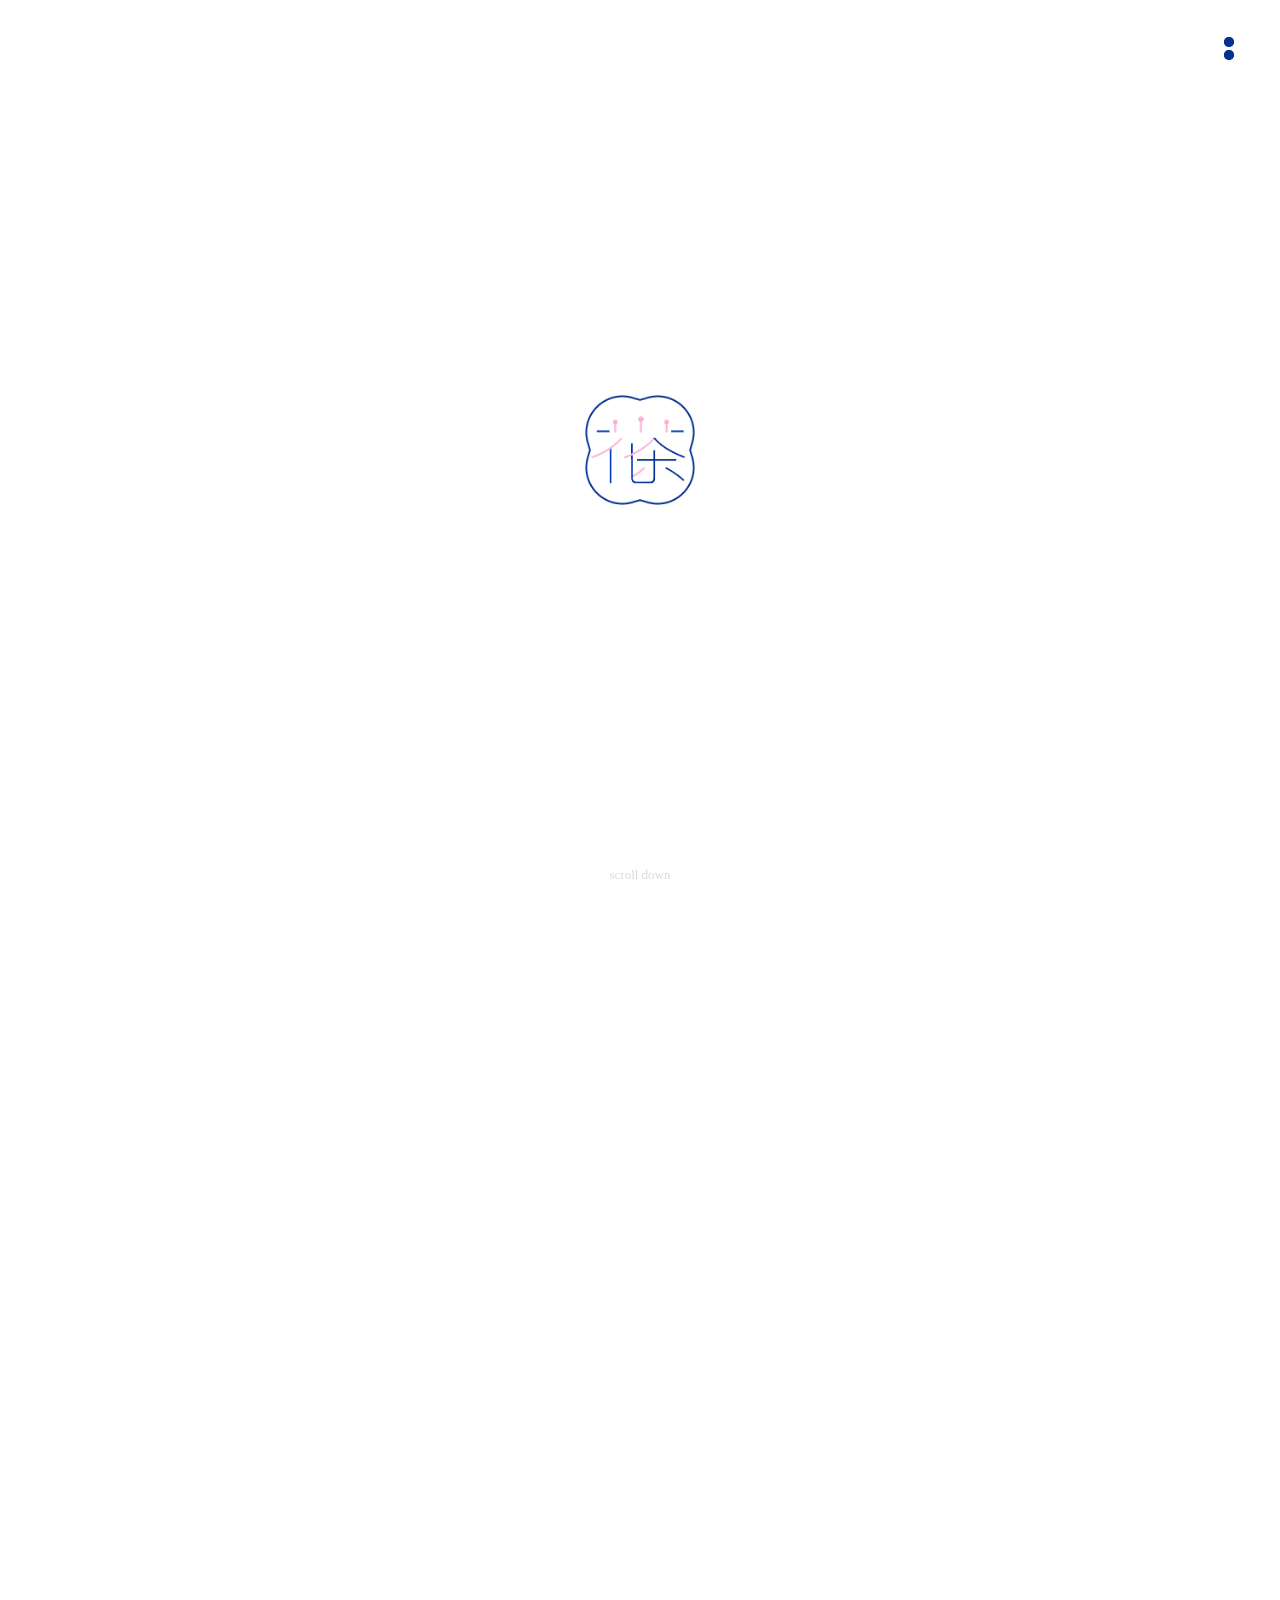
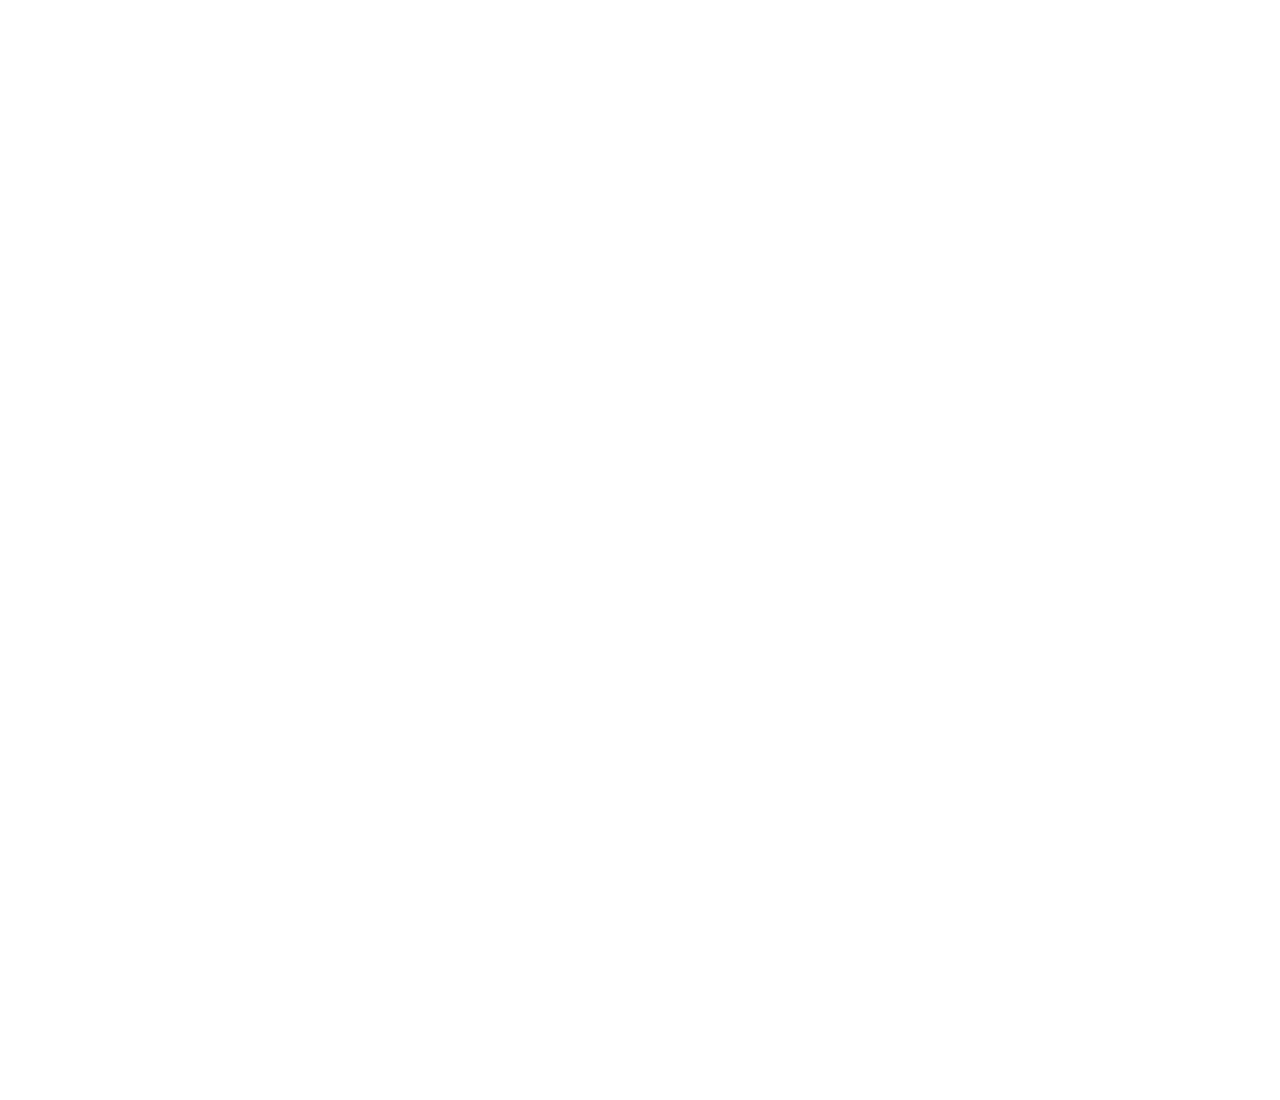
<file: index.html>
<!doctype html>
<html>
<head>
<meta charset="UTF-8" name="viewport" content="user-scalable=no, initial-scale=1.0, maximum-scale=1.0, minimum-scale=1.0, width=device-width" />
	
<title>hwacha</title>
	<link rel="stylesheet" href="jquery.fullPage.css">
	<link href="css/bootstrap-4.4.1.css" rel="stylesheet">
<script src="https://code.jquery.com/jquery-3.6.0.min.js" integrity="sha256-/xUj+3OJU5yExlq6GSYGSHk7tPXikynS7ogEvDej/m4=" crossorigin="anonymous"></script>
	 <script src="jquery.fullPage.js"></script>	
	<script src="main.js"></script>	
<script type="text/javascript">
<!--
// 주소창 자동 닫힘
window.addEventListener("load", function(){
setTimeout(loaded, 100);

}, false);

function loaded(){
window.scrollTo(0, 1);
}
//-->
</script>

	
</head>

<body>
	<link rel="preconnect" href="https://fonts.gstatic.com">
<link href="https://fonts.googleapis.com/css2?family=Nanum+Myeongjo&family=Noto+Sans+KR:wght@100;500;700&display=swap" rel="stylesheet">
	<style> 
		  /* -----------메뉴 내용 시작---------- */
	  nav{
		background: #fff;
		top: 0;
		left: 0;
		width: 100%;
		height:100%;
		display: flex;
		justify-content: center;
		align-items: center;
			
	}
	
	nav a{
		margin: 0px;
		font-family: 'Cormorant Garamond', serif;
		font-size: 20px;
		font-weight: 400;
		line-height: 2
	}
	
	 nav ul {
		list-style:none;
		padding: 0;
		 margin:0;
		 text-align: center;
		 
      }
      
	nav ul li{
		margin: 1rem 0;
		
	}
	nav ul li a{
		text-decoration: none;
		color: #003191;
		
	}
	
		@keyframes fadeInLeft{
			0% {opacity: 0; transform: translateX(-25%);}
			100% {opacity: 1; transform: translateX(0%);}
		}
		a { text-decoration:none !important } a:hover { color:pink; text-decoration:none !important }
		
		

	/* -----------메뉴 내용 끝---------- */
	   
	   
	/* -----------메뉴 아이콘 시작---------- */   
input[id="menuicon"] {display:none;}
input[id="menuicon"] + label {display:block;margin: 10px 20px 0px 0px;width:10px;height:23px;right:2%; top:3%; position:fixed;cursor:pointer;}
input[id="menuicon"] + label span {display:block; position:absolute; width:100%; height:10px; border-radius:100px; background:#003191; transition:all .35s;}
input[id="menuicon"] + label span:nth-child(1) {top:0;}
input[id="menuicon"] + label span:nth-child(2) {bottom: 0;} /*  */
	input[id="menuicon"] + label span:nth-child(3) {top:0;}
input[id="menuicon"] + label span:nth-child(4) {bottom: 0;} /*  */

input[id="menuicon"]:checked + label {z-index:3;}
input[id="menuicon"]:checked + label span {background:#003191;}
input[id="menuicon"]:checked + label span:nth-child(1) {top:50%;transform:translateY(0%) rotate(0deg);}
input[id="menuicon"]:checked + label span:nth-child(2) {bottom:50%;transform:translateY(0%) rotate(0deg);}
	input[id="menuicon"]:checked + label span:nth-child(3) {top:50%;transform:translateX(50%) translateY(-50%) rotate(45deg);}
input[id="menuicon"]:checked + label span:nth-child(4) {bottom:50%;transform:translateX(-50%) translateY(50%) rotate(45deg);}
div[class="sidebar"] {width:100%;height:90%;background:#999999;position:fixed;top:-100%;right:0%;z-index:1;transition:all .45s;
        box-shadow: 0px 0px 100px -8px #eaeaea;}
	input[id="menuicon"]:checked + label + div {top:0;}
	   
	
	/* -----------메뉴 내용 끝---------- */   
	
		/* -----------logo ani---------- */   
		       img.scale-up-center {
	-webkit-animation: scale-up-center 1.7s cubic-bezier(0.390, 0.575, 0.565, 1.000) 0.5s both;
	        animation: scale-up-center 1.7s cubic-bezier(0.390, 0.575, 0.565, 1.000) 0.5s both;
}

@-webkit-keyframes scale-up-center {
  0% {
    -webkit-transform: scale(0.0);
            transform: scale(0.0);
  }
  100% {
    -webkit-transform: scale(1);
            transform: scale(1);
  }
}
@keyframes scale-up-center {
  0% {
    -webkit-transform: scale(0.0);
            transform: scale(0.0);
  }
  100% {
    -webkit-transform: scale(1);
            transform: scale(1);
  }
}
/* -----------logo ani end---------- */ 
		
	/* -----------내용---------- */  

		@import url('https://fonts.googleapis.com/css2?family=Cormorant+Garamond:ital@1,300&display=swap');
		
		.ds2{font-family: 'Noto Sans KR', sans-serif;}
		
		p.d1{
		   font-size: 25px;
		   font-family: 'Nanum Myeongjo', serif;
		   color: #444444;
			text-align: left;
			margin-left: 30px;
			
		  
	   }
	   p.d2{
		   font-size: 20px;
		  font-family: 'Cormorant Garamond', serif;
		   color: #444444;
		   margin: 0px 30px 0px 0px;
	   }
	   p.d2R{
		   font-size: 15px;
		  font-family: 'Cormorant Garamond', serif;
		   color: #444444;
		   margin: 20px 20% 0px 0px;
	   }
	   p.d3{
		   font-size: 10px;
		  font-family: 'Nanum Myeongjo', serif;
		   color: #444444;
		   margin: 5px 50px 0px 15%;
	   }
	   
	   p.ds1{
		   font-size: 15px;
		  font-family: 'Nanum Myeongjo', serif;
		   color: #444444;
		   margin: 0;
		   padding: 0;
		   text-align: left;
	   }
	   p.ds2{
		   font-size: 13px;
		  font-family: 'Noto Sans KR', sans-serif;
		   line-height: 2.2;
		   color: #555555;
		   
		   margin: 0, auto;
		   text-align: left;
	   }
	   
		p.t1 {
		   
		   font-size: 35px;
		   ffont-family: 'Montserrat', sans-serif;
		   margin: auto;
		   color: pink;
			padding-bottom: 30px;
		   text-align: center
	   }

@import url('https://fonts.googleapis.com/css2?family=Montserrat:wght@600&display=swap');

	
	   p.t2 {
		   font-size: 30px;
		   font-family: 'Nanum Myeongjo', serif;
		   color: #444444;
		  float: left;
		   margin: 0px 0px 0px 0px;
		   width: 100%;
		   
	   }
	   
	   p.scroll{
		   font-family: 'Cormorant Garamond', serif;
		   font-size: 13px;
		   color: #DBDBDB;
		   text-align: center;
		   position: fixed; bottom: 0; width: 100%;

	   }
		
	   img { display: block; margin: 0px auto; 
		  
	   }
	  
		div.center {
  margin: auto;
  width: 80%;
  padding: 10px;
}
	

	</style>
	
	<main id="fullpage">
		 <header>
	
    </header>
	
	  <section class="section">
		<!--메뉴아이콘 시작-->
	<input type="checkbox" id="menuicon">
<label for="menuicon">
	
	<span></span>
	<span></span>
	<span></span>
	<span></span>
</label>
	<!--메뉴아이콘 끝-->
	
	<!--메뉴내용 시작-->
<div class="sidebar" width=100% height="100%" border="0" cellpadding="0" cellspacing="0">
	<nav class="menu">
		<ul>
			<li><a href="index.html">Home</a></li>
			<li><a href="month.html">Month</a></li>
			<li><a href="#">Toxic</a></li>
			<li><a href="How.html">How to make</a></li>

		</ul>
	</nav></div>	
	<!--메뉴내용 끝-->
		  
		  <!--내용-->
		  
		  <div>
			  <img class="scale-up-center" style="width: 110px;" src="1x/logo_S.png">
			  
		  </div>
		  <div style="text-align: center"><p class="scroll">scroll down</p>
			</div>
		  
		  <!--내용 끝-->
		  
	  </section>
		  <section class="section">
			   <div class="container" style="width: 70%;">
		 <div class="row">
			 <div class="col-md-6">
			 <p class="t2">safety</p>
				 </div> <div style="width: 100%;"></div>
				 </div>
			  </div>
			  <div class="center" style="width: 70%;">
				 
				  
				  <p class="ds2">
				꽃차는 안전성을 인정받은 꽃에 대해서만 차(茶) 용도로 사용할 수 있다.시중에 판매하는 꽃 제품이라고 안심해서는 안된다. <br> 
				식약처는 식품원료로 사용할 수 없는 꽃을 꽃차 제품으로 만들어 인터넷을 통해 판매하는 업체 46곳에 대한 기획단속을 실시한 결과, <br> 
				식품에 사용할 수 없는 ‘꽃’과 ‘꽃의 부위’ 등을 마시는 차(茶)로 만들어 판매하는 등 식품위생법령을 위반한 업체 20곳을 적발하고 행정처분 및 수사의뢰 했다.<br>  먹을 수 있는 꽃인지 확인하는 방법은 식품안전나라 홈페이지 > 전문정보 > 기준규격정보에서 확인이 가능하다.<br> 
				식품에 사용할 수 있는 꽃은 총 293종이며 이 중 꽃을 포함하여 식물 전체를 사용할 수 있는 식물은 109종, <br> 
				식물의 지상부만 사용할 수 있는 식물은 7종, 꽃만 사용이 가능하다.


</p></div>
		  </section>
		  <section class="section"><div style="width: 100%; text-align: center;">
			  <p class="t2">Product Coming Soon</p></div>
		  </section>
		 
</main>
</body>
</html>
</file>
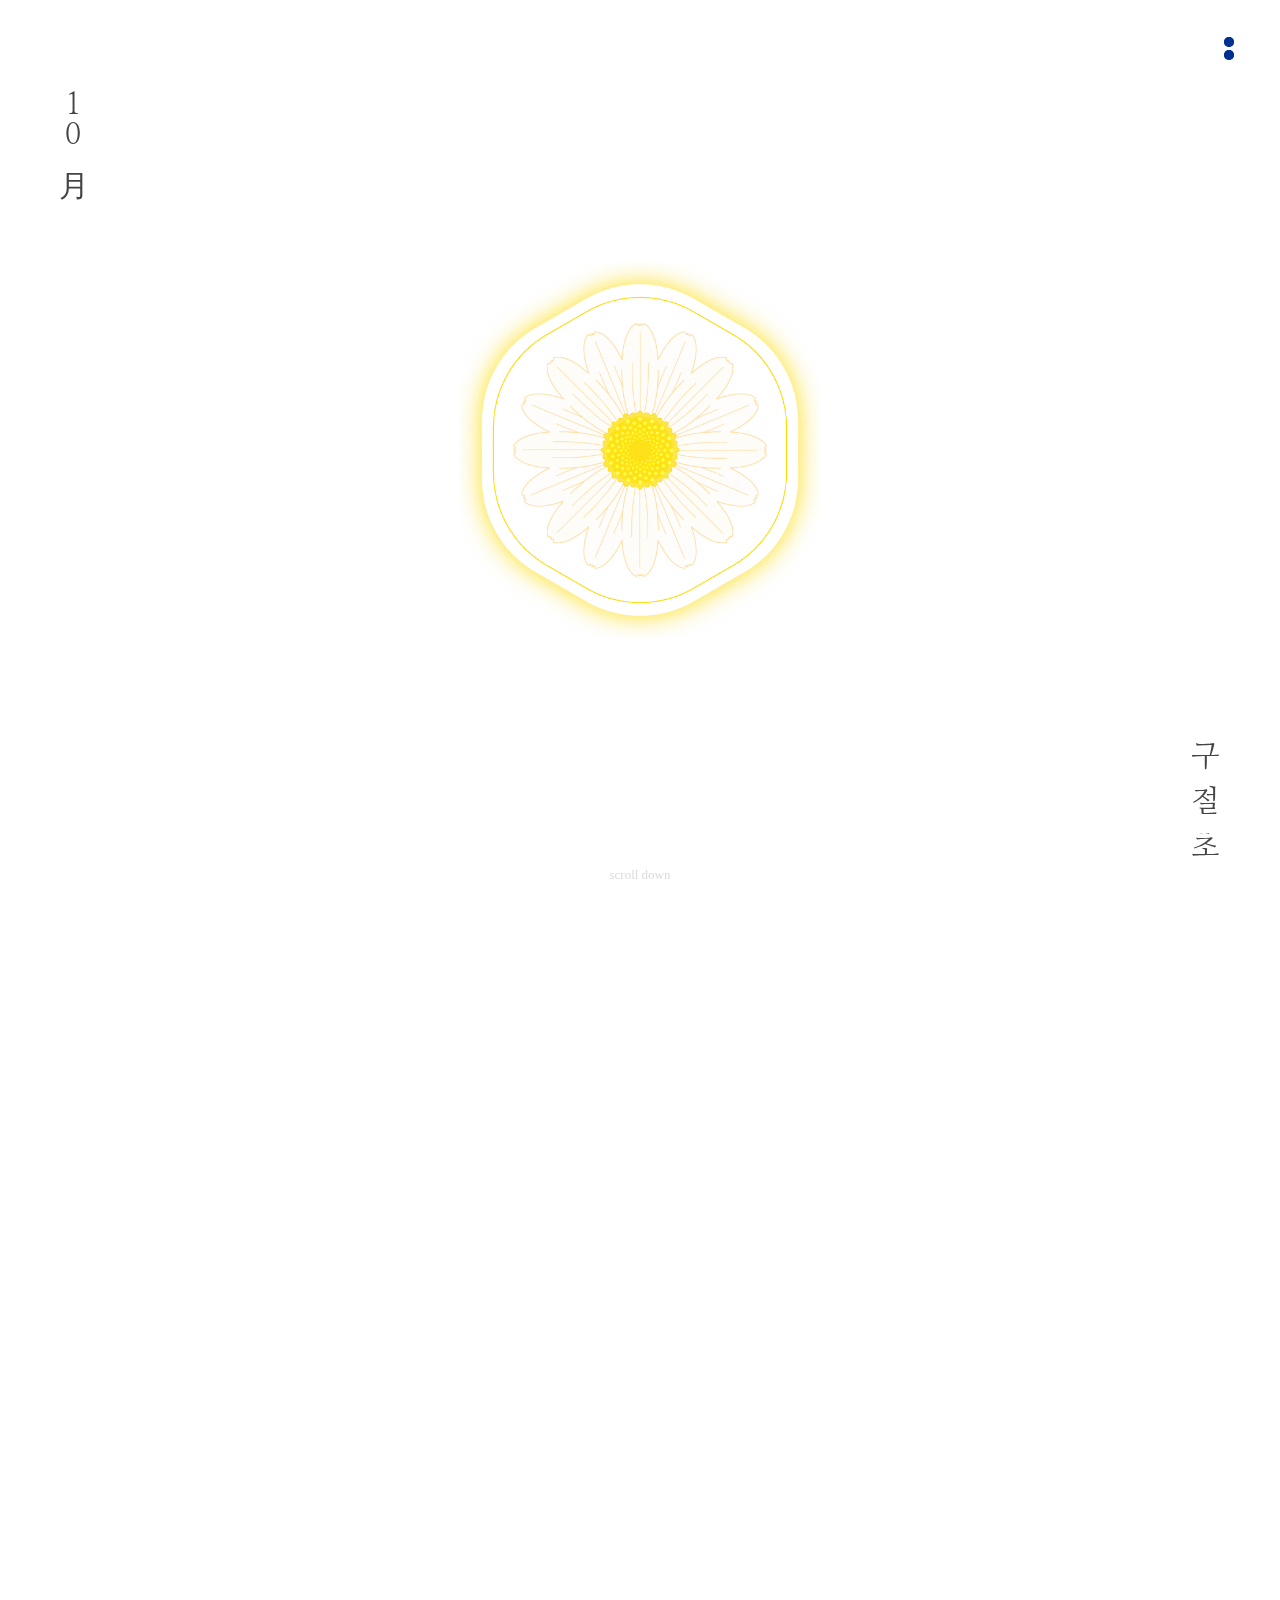
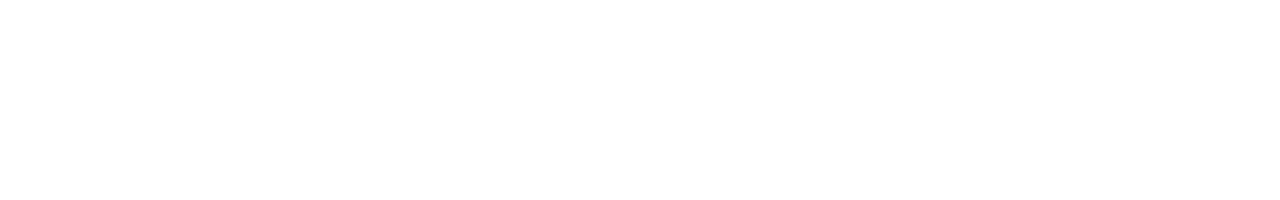
<file: 10Gujeolcho.html>
<!doctype html>
<html>
<head>
<meta charset="UTF-8" name="viewport" content="user-scalable=no, initial-scale=1.0, maximum-scale=1.0, minimum-scale=1.0, width=device-width" />
<title>10.Gujeolcho</title>
	<link rel="stylesheet" href="jquery.fullPage.css">
	<link href="css/bootstrap-4.4.1.css" rel="stylesheet">
<script src="https://code.jquery.com/jquery-3.6.0.min.js" integrity="sha256-/xUj+3OJU5yExlq6GSYGSHk7tPXikynS7ogEvDej/m4=" crossorigin="anonymous"></script>
	 <script src="jquery.fullPage.js"></script>	
	<script src="main.js"></script>	
	<script type="text/javascript">
<!--
// 주소창 자동 닫힘
window.addEventListener("load", function(){
setTimeout(loaded, 100);

}, false);<img src="02.jpg" width="1271" height="1270" alt=""/>

function loaded(){
window.scrollTo(0, 1);
}
//-->
</script>

</head>

<body>
	<link rel="preconnect" href="https://fonts.gstatic.com">
<link href="https://fonts.googleapis.com/css2?family=Nanum+Myeongjo&family=Noto+Sans+KR:wght@100;500;700&display=swap" rel="stylesheet">
	<style> 
		  /* -----------메뉴 내용 시작---------- */
	  nav{
		background: #fff;
		top: 0;
		left: 0;
		width: 100%;
		height:100%;
		display: flex;
		justify-content: center;
		align-items: center;
			
	}
	
	nav a{
		margin: 0px;
		font-family: 'Cormorant Garamond', serif;
		font-size: 20px;
		font-weight: 400;
		line-height: 2
	}
	
	 nav ul {
		list-style:none;
		padding: 0;
		 margin:0;
		 text-align: center;
		 
      }
      
	nav ul li{
		margin: 1rem 0;
		
	}
	nav ul li a{
		text-decoration: none;
		color: #003191;
		
	}

		a { text-decoration:none !important } a:hover { color:pink; text-decoration:none !important }
		
		
	/* -----------메뉴 내용 끝---------- */
	   
	   
	/* -----------메뉴 아이콘 시작---------- */   
input[id="menuicon"] {display:none;}
input[id="menuicon"] + label {display:block;margin: 10px 20px 0px 0px;width:10px;height:23px;right:2%; top:3%; position:fixed;cursor:pointer;}
input[id="menuicon"] + label span {display:block; position:absolute; width:100%; height:10px; border-radius:100px; background:#003191; transition:all .35s;}
input[id="menuicon"] + label span:nth-child(1) {top:0;}
input[id="menuicon"] + label span:nth-child(2) {bottom: 0;} /*  */
	input[id="menuicon"] + label span:nth-child(3) {top:0;}
input[id="menuicon"] + label span:nth-child(4) {bottom: 0;} /*  */

input[id="menuicon"]:checked + label {z-index:3;}
input[id="menuicon"]:checked + label span {background:#003191;}
input[id="menuicon"]:checked + label span:nth-child(1) {top:50%;transform:translateY(0%) rotate(0deg);}
input[id="menuicon"]:checked + label span:nth-child(2) {bottom:50%;transform:translateY(0%) rotate(0deg);}
	input[id="menuicon"]:checked + label span:nth-child(3) {top:50%;transform:translateX(50%) translateY(-50%) rotate(45deg);}
input[id="menuicon"]:checked + label span:nth-child(4) {bottom:50%;transform:translateX(-50%) translateY(50%) rotate(45deg);}
div[class="sidebar"] {width:100%;height:90%;background:#999999;position:fixed;top:-100%;right:0%;z-index:1;transition:all .45s;
        box-shadow: 0px 0px 100px -8px #eaeaea;}
	input[id="menuicon"]:checked + label + div {top:0;}
	   
	/* -----------메뉴 내용 끝---------- */   
		
	/* -----------내용---------- */  
	

		p.dt{
		   font-size: 50px;
		   font-family: 'Noto Sans KR', sans-serif;
			font-weight: 500;
		   line-height: 1;
		   color: #444444;
			
	   }
		p.d1{
		   font-size: 16px;
		   font-family: 'Noto Sans KR', sans-serif;
			font-weight: 700;
		   line-height: 0.5;
		   color: #444444;
		   margin: 300, 0, 300, 0;
			
		  
	   }
	   p.d2{
		   font-size: 15px;
		   font-family: 'Noto Sans KR', sans-serif;
			font-weight: 100;
		   
		   color: #444444;
		   margin-bottom: 40px;
		   
	   }
	   p.d2R{
		   font-size: 15px;
		  font-family: 'Cormorant Garamond', serif;
		   color: #444444;
		   margin: 20px 20% 0px 15%;
	   }
	   p.d3{
		   font-size: 12px;
		  font-family: 'Nanum Myeongjo', serif;
		   color: #444444;
		   margin: 5px 50px 0px 15%;
	   }
	   
	   p.ds1{
		   font-size: 15px;
		  font-family: 'Nanum Myeongjo', serif;
		   color: #444444;
		   margin: 0;
		   padding: 0;
		   text-align: center;
	   }
	   p.ds2{
		   font-size: 12px;
		  font-family: 'Nanum Myeongjo', serif;
		   color: #444444;
		   margin: 0;
		   padding: 0;
		   text-align: center;
	   }
	   
		p.t1 {
		   
		   font-size: 30px;
		   font-family: 'Nanum Myeongjo', serif;
		   padding: 30px 0px 20px 20px;
		   color: #444444;
		   writing-mode: vertical-rl;
           text-orientation: upright;
		   
	   }
		@import url('https://fonts.googleapis.com/css2?family=Cormorant+Garamond:ital@1,300&display=swap');
		
		p.t1a {
		   font-size: 20px;
		   font-family: 'Cormorant Garamond', serif;
			font-weight: 300;
			font-style: italic;
		   padding: 0px 0px 20px 20px;
		   color: #ACACAC;
		   writing-mode: vertical-rl;
           text-orientation: upright;
		   
	   }
	   p.t2 {
		   font-size: 30px;
		   font-family: 'Nanum Myeongjo', serif;
		   color: #444444;
		  
		   margin: 0px 60px 30px 0px;
		   
	   }
	   
	   p.scroll{
		   font-family: 'Cormorant Garamond', serif;
		   font-size: 13px;
		   color: #DBDBDB;
		   text-align: center;
		   position: fixed; bottom: 0; width: 100%;

	   }
		
	   img{ display: block; margin: 0px auto; }
		
		img.bottom{ position: fixed; bottom: 0; width: 100%; }
		
 img.scale-up-center {
	-webkit-animation: scale-up-center 1.0s cubic-bezier(0.390, 0.575, 0.565, 1.000) 0.1s both;
	        animation: scale-up-center 1.0s cubic-bezier(0.390, 0.575, 0.565, 1.000) 0.1s both;
}

@-webkit-keyframes scale-up-center {
  0% {
    -webkit-transform: scale(0.5);
            transform: scale(0.5);
  }
  100% {
    -webkit-transform: scale(1);
            transform: scale(1);
  }
}
@keyframes scale-up-center {
  0% {
    -webkit-transform: scale(0.5);
            transform: scale(0.5);
  }
  100% {
    -webkit-transform: scale(1);
            transform: scale(1);
  }
}

	</style>
	
	<main id="fullpage">
		 <header>
	
    </header>
	
	  <section class="section">
		<!--메뉴아이콘 시작-->
	<input type="checkbox" id="menuicon">
<label for="menuicon">
	
	<span></span>
	<span></span>
	<span></span>
	<span></span>
</label>
	<!--메뉴아이콘 끝-->
	
	<!--메뉴내용 시작-->
<div class="sidebar" width=100% height="100%" border="0" cellpadding="0" cellspacing="0">
	<nav class="menu">
		<ul>
			<li><a href="index.html">Home</a></li>
			<li><a href="month.html">Month</a></li>
			<li><a href="#">Toxic</a></li>
			<li><a href="How.html">How to make</a></li>

		</ul>
	</nav></div>	
	<!--메뉴내용 끝-->
		  
		<!--메인페이지시작-->
			<div style="width: 50%; position:fixed; top:60px; left:0;"><p class="t1">10&#26376;</p>
			</div>
		  <div class="row">
			  <div class="col-md-4"></div>
			<div class="col-md-4"><img class="scale-up-center" style="width: 95%" src="1x/10.jpg">
			</div><div class="col-md-4"></div></div>
			<div class="text-right"; style="width: 30%; position:fixed; bottom:0; right:0;"><p class="t2">구<br>절<br>초</p>
			</div>
		<div style="text-align: center"><p class="scroll">scroll down</p>
			</div>
		<!--메인페이지끝--></section>
		  

		
		  <section class="section">
			 <div class="container" style="width: 70%;">
		 <div class="row">
			 <div class="col-md-6">
			 <p class="t2">about</p>
				 </div> <div style="width: 100%;"></div>
				 </div>
			  </div>
			  
		<div class="container" style="width: 70%;">
		 <div class="row">
			 <div class="col-md-6">
				   <p class="d1">이름</p>
				 <p class="d2">구절초</p>
				 <p class="d1">학명</p>
				 <p class="d2">Chrysanthemum zawadskii var. coreanum</p>
				 <p class="d1">개화시기</p>
				 <p class="d2">9월 - 11월</p>
			 </div>
			 <div class="col-md-6">
				 <p class="d1">독성</p>
				 <p class="d2">Non-Toxic</p>
				 <p class="d1">식용 조건</p>
				 <p class="d2">전초(:전체) 가능</p>
				 <p class="d1">맛</p>
				 <p class="d2">구수한 맛이 주를 이루고 쓴맛이 조금 느껴진다</p>
			 </div>
			  </div>
		   	</div>
			  
			
		  </section>
		 
		  
		  
</main>
</body>
</html>
</file>
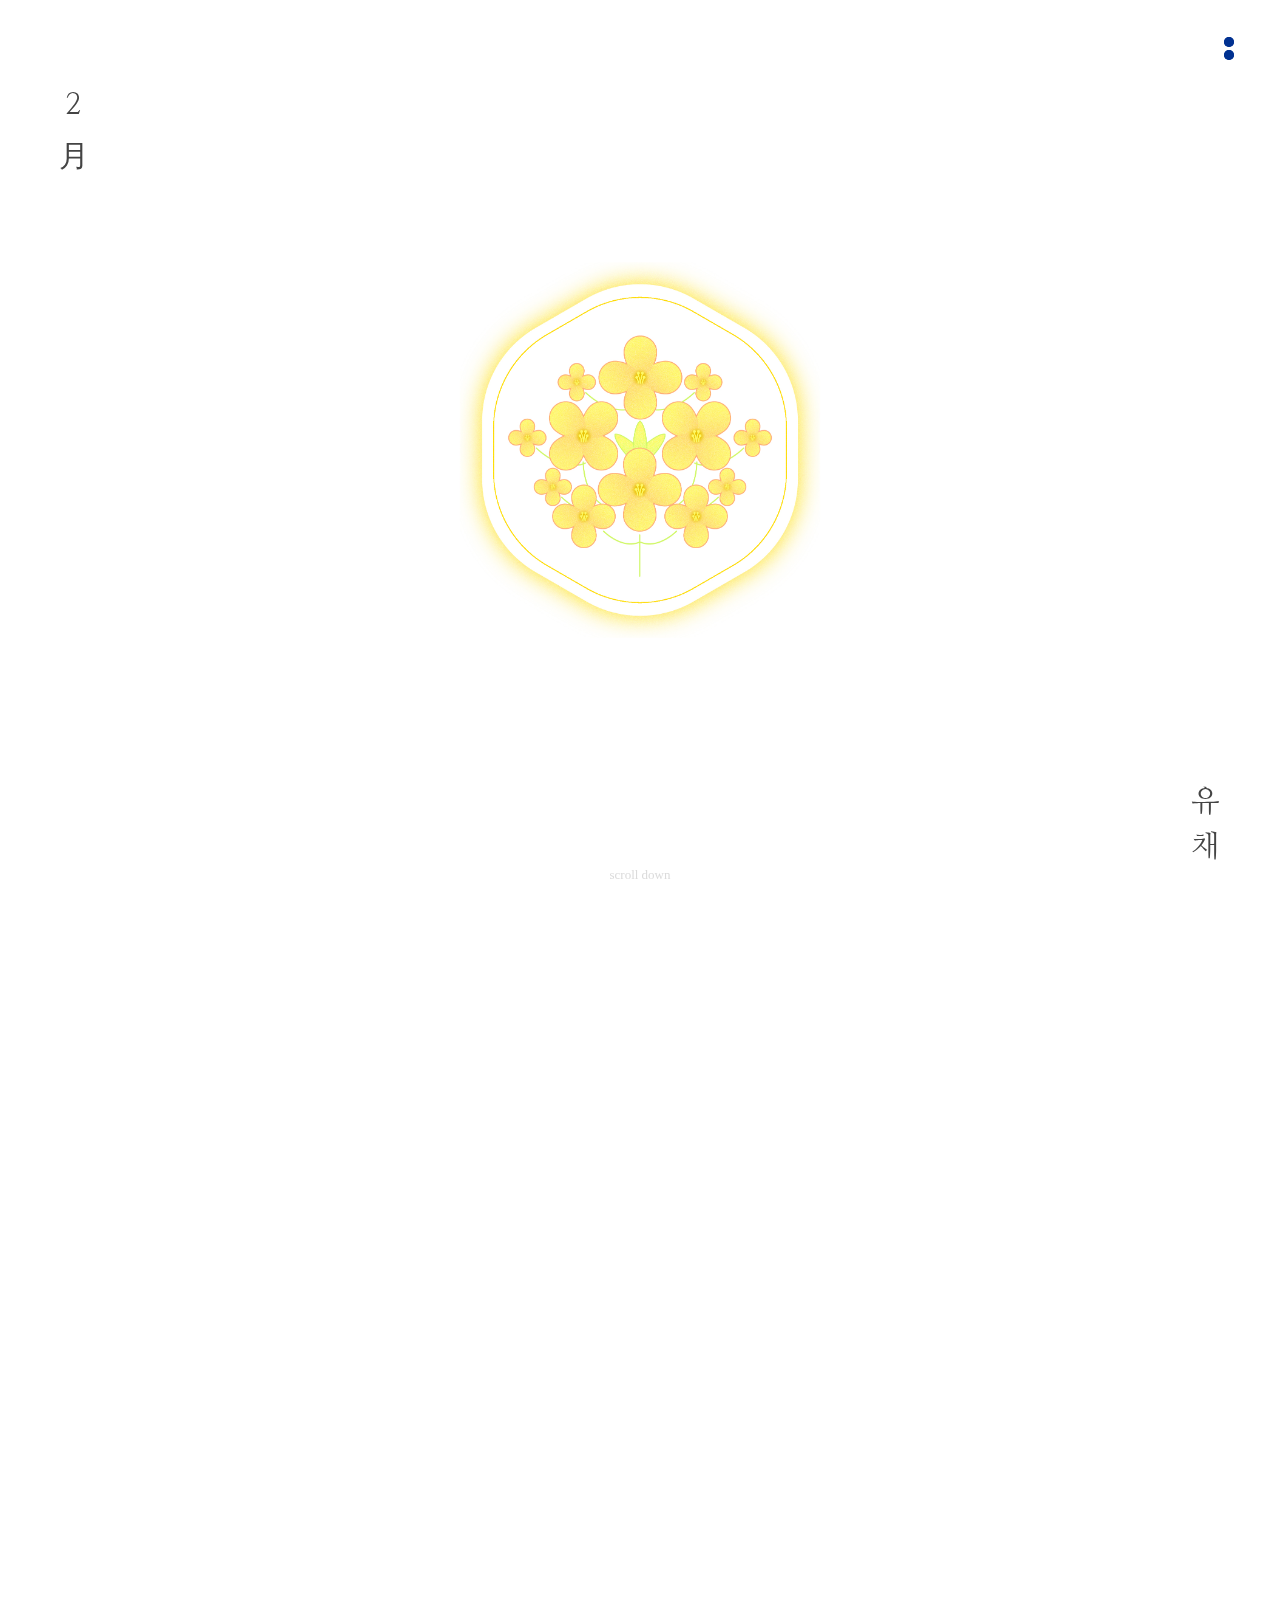
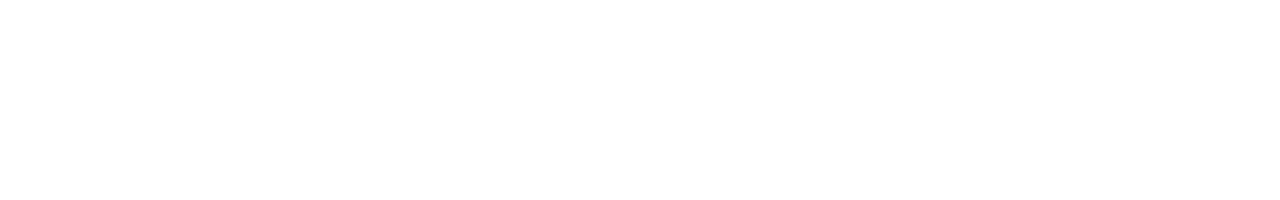
<file: 2Yuchae.html>
<!doctype html>
<html>
<head>
<meta charset="UTF-8" name="viewport" content="user-scalable=no, initial-scale=1.0, maximum-scale=1.0, minimum-scale=1.0, width=device-width" />
<title>2.Yuchae</title>
	<link rel="stylesheet" href="jquery.fullPage.css">
	<link href="css/bootstrap-4.4.1.css" rel="stylesheet">
<script src="https://code.jquery.com/jquery-3.6.0.min.js" integrity="sha256-/xUj+3OJU5yExlq6GSYGSHk7tPXikynS7ogEvDej/m4=" crossorigin="anonymous"></script>
	 <script src="jquery.fullPage.js"></script>	
	<script src="main.js"></script>	
	<script type="text/javascript">
<!--
// 주소창 자동 닫힘
window.addEventListener("load", function(){
setTimeout(loaded, 100);

}, false);<img src="02.jpg" width="1271" height="1270" alt=""/>

function loaded(){
window.scrollTo(0, 1);
}
//-->
</script>

</head>

<body>
	<link rel="preconnect" href="https://fonts.gstatic.com">
<link href="https://fonts.googleapis.com/css2?family=Nanum+Myeongjo&display=swap" rel="stylesheet">
	<style> 
		  /* -----------메뉴 내용 시작---------- */
	  nav{
		background: #fff;
		top: 0;
		left: 0;
		width: 100%;
		height:100%;
		display: flex;
		justify-content: center;
		align-items: center;
			
	}
	
	nav a{
		margin: 0px;
		font-family: 'Cormorant Garamond', serif;
		font-size: 20px;
		font-weight: 400;
		line-height: 2
	}
	
	 nav ul {
		list-style:none;
		padding: 0;
		 margin:0;
		 text-align: center;
		 
      }
      
	nav ul li{
		margin: 1rem 0;
		
	}
	nav ul li a{
		text-decoration: none;
		color: #003191;
		
	}

		a { text-decoration:none !important } a:hover { color:pink; text-decoration:none !important }
		
		
	/* -----------메뉴 내용 끝---------- */
	   
	   
	/* -----------메뉴 아이콘 시작---------- */   
input[id="menuicon"] {display:none;}
input[id="menuicon"] + label {display:block;margin: 10px 20px 0px 0px;width:10px;height:23px;right:2%; top:3%; position:fixed;cursor:pointer;}
input[id="menuicon"] + label span {display:block; position:absolute; width:100%; height:10px; border-radius:100px; background:#003191; transition:all .35s;}
input[id="menuicon"] + label span:nth-child(1) {top:0;}
input[id="menuicon"] + label span:nth-child(2) {bottom: 0;} /*  */
	input[id="menuicon"] + label span:nth-child(3) {top:0;}
input[id="menuicon"] + label span:nth-child(4) {bottom: 0;} /*  */

input[id="menuicon"]:checked + label {z-index:3;}
input[id="menuicon"]:checked + label span {background:#003191;}
input[id="menuicon"]:checked + label span:nth-child(1) {top:50%;transform:translateY(0%) rotate(0deg);}
input[id="menuicon"]:checked + label span:nth-child(2) {bottom:50%;transform:translateY(0%) rotate(0deg);}
	input[id="menuicon"]:checked + label span:nth-child(3) {top:50%;transform:translateX(50%) translateY(-50%) rotate(45deg);}
input[id="menuicon"]:checked + label span:nth-child(4) {bottom:50%;transform:translateX(-50%) translateY(50%) rotate(45deg);}
div[class="sidebar"] {width:100%;height:90%;background:#999999;position:fixed;top:-100%;right:0%;z-index:1;transition:all .45s;
        box-shadow: 0px 0px 100px -8px #eaeaea;}
	input[id="menuicon"]:checked + label + div {top:0;}
	   
	/* -----------메뉴 내용 끝---------- */   
		
	/* -----------내용---------- */  
		
@import url('https://fonts.googleapis.com/css2?family=Noto+Sans+KR:wght@100;500;700&display=swap');
	

		p.dt{
		   font-size: 50px;
		   font-family: 'Noto Sans KR', sans-serif;
			font-weight: 500;
		   line-height: 1;
		   color: #444444;
			
	   }
		p.d1{
		   font-size: 16px;
		   font-family: 'Noto Sans KR', sans-serif;
			font-weight: 700;
		   line-height: 0.5;
		   color: #444444;
		   margin: 300, 0, 300, 0;
			
		  
	   }
	   p.d2{
		   font-size: 15px;
		   font-family: 'Noto Sans KR', sans-serif;
			font-weight: 100;
		   
		   color: #444444;
		   margin-bottom: 40px;
		   
	   }
	   p.d2R{
		   font-size: 15px;
		  font-family: 'Cormorant Garamond', serif;
		   color: #444444;
		   margin: 20px 20% 0px 15%;
	   }
	   p.d3{
		   font-size: 12px;
		  font-family: 'Nanum Myeongjo', serif;
		   color: #444444;
		   margin: 5px 50px 0px 15%;
	   }
	   
	   p.ds1{
		   font-size: 15px;
		  font-family: 'Nanum Myeongjo', serif;
		   color: #444444;
		   margin: 0;
		   padding: 0;
		   text-align: center;
	   }
	   p.ds2{
		   font-size: 12px;
		  font-family: 'Nanum Myeongjo', serif;
		   color: #444444;
		   margin: 0;
		   padding: 0;
		   text-align: center;
	   }
	   
		p.t1 {
		   
		   font-size: 30px;
		   font-family: 'Nanum Myeongjo', serif;
		   padding: 30px 0px 20px 20px;
		   color: #444444;
		   writing-mode: vertical-rl;
           text-orientation: upright;
		   
	   }
		@import url('https://fonts.googleapis.com/css2?family=Cormorant+Garamond:ital@1,300&display=swap');
		
		p.t1a {
		   font-size: 20px;
		   font-family: 'Cormorant Garamond', serif;
			font-weight: 300;
			font-style: italic;
		   padding: 0px 0px 20px 20px;
		   color: #ACACAC;
		   writing-mode: vertical-rl;
           text-orientation: upright;
		   
	   }
	   p.t2 {
		   font-size: 30px;
		   font-family: 'Nanum Myeongjo', serif;
		   color: #444444;
		  
		   margin: 0px 60px 30px 0px;
		   
	   }
	   
	   p.scroll{
		   font-family: 'Cormorant Garamond', serif;
		   font-size: 13px;
		   color: #DBDBDB;
		   text-align: center;
		   position: fixed; bottom: 0; width: 100%;

	   }
		
	   img{ display: block; margin: 0px auto; }
		
		img.bottom{ position: fixed; bottom: 0; width: 100%; }
		
 img.scale-up-center {
	-webkit-animation: scale-up-center 1.0s cubic-bezier(0.390, 0.575, 0.565, 1.000) 0.1s both;
	        animation: scale-up-center 1.0s cubic-bezier(0.390, 0.575, 0.565, 1.000) 0.1s both;
}

@-webkit-keyframes scale-up-center {
  0% {
    -webkit-transform: scale(0.5);
            transform: scale(0.5);
  }
  100% {
    -webkit-transform: scale(1);
            transform: scale(1);
  }
}
@keyframes scale-up-center {
  0% {
    -webkit-transform: scale(0.5);
            transform: scale(0.5);
  }
  100% {
    -webkit-transform: scale(1);
            transform: scale(1);
  }
}

	</style>
	
	<main id="fullpage">
		 <header>
	
    </header>
	
	  <section class="section">
		<!--메뉴아이콘 시작-->
	<input type="checkbox" id="menuicon">
<label for="menuicon">
	
	<span></span>
	<span></span>
	<span></span>
	<span></span>
</label>
	<!--메뉴아이콘 끝-->
	
	<!--메뉴내용 시작-->
<div class="sidebar" width=100% height="100%" border="0" cellpadding="0" cellspacing="0">
	<nav class="menu">
		<ul>
			<li><a href="index.html">Home</a></li>
			<li><a href="month.html">Month</a></li>
			<li><a href="#">Toxic</a></li>
			<li><a href="How.html">How to make</a></li>

		</ul>
	</nav></div>	
	<!--메뉴내용 끝-->
		  
		<!--메인페이지시작-->
			<div style="width: 50%; position:fixed; top:60px; left:0;"><p class="t1">2&#26376;</p>
			</div>
		  <div class="row">
			  <div class="col-md-4"></div>
			<div class="col-md-4"><img class="scale-up-center" style="width: 95%" src="1x/02.jpg">
			</div><div class="col-md-4"></div></div>
			<div class="text-right"; style="width: 30%; position:fixed; bottom:0; right:0;"><p class="t2">유<br>채</p>
			</div>
		<div style="text-align: center"><p class="scroll">scroll down</p>
			</div>
		<!--메인페이지끝--></section>
		  

		
		  <section class="section">
			 <div class="container" style="width: 70%;">
		 <div class="row">
			 <div class="col-md-6">
			 <p class="t2">about</p>
				 </div> <div style="width: 100%;"></div>
				 </div>
			  </div>
			  
		<div class="container" style="width: 70%;">
		 <div class="row">
			 <div class="col-md-6">
				  <p class="d1">이름</p>
				 <p class="d2">유채</p>
				 <p class="d1">학명</p>
				 <p class="d2">Brassica campestris L.</p>
				 <p class="d1">개화시기</p>
				 <p class="d2">2월 - 5월</p>
			 </div>
			 <div class="col-md-6">
				 <p class="d1">독성</p>
				 <p class="d2">Non-Toxic</p>
				 <p class="d1">식용 조건</p>
				 <p class="d2">전초(:전체) 식용 가능</p>
				 <p class="d1">맛</p>
				 <p class="d2">단맛과 구수한 맛이 주를 이루고 쓴맛이 조금 느껴진다</p>
			 </div>
			  </div>
		   	</div>
			  
			
		  </section>
		 
		  
		  
</main>
</body>
</html>
</file>
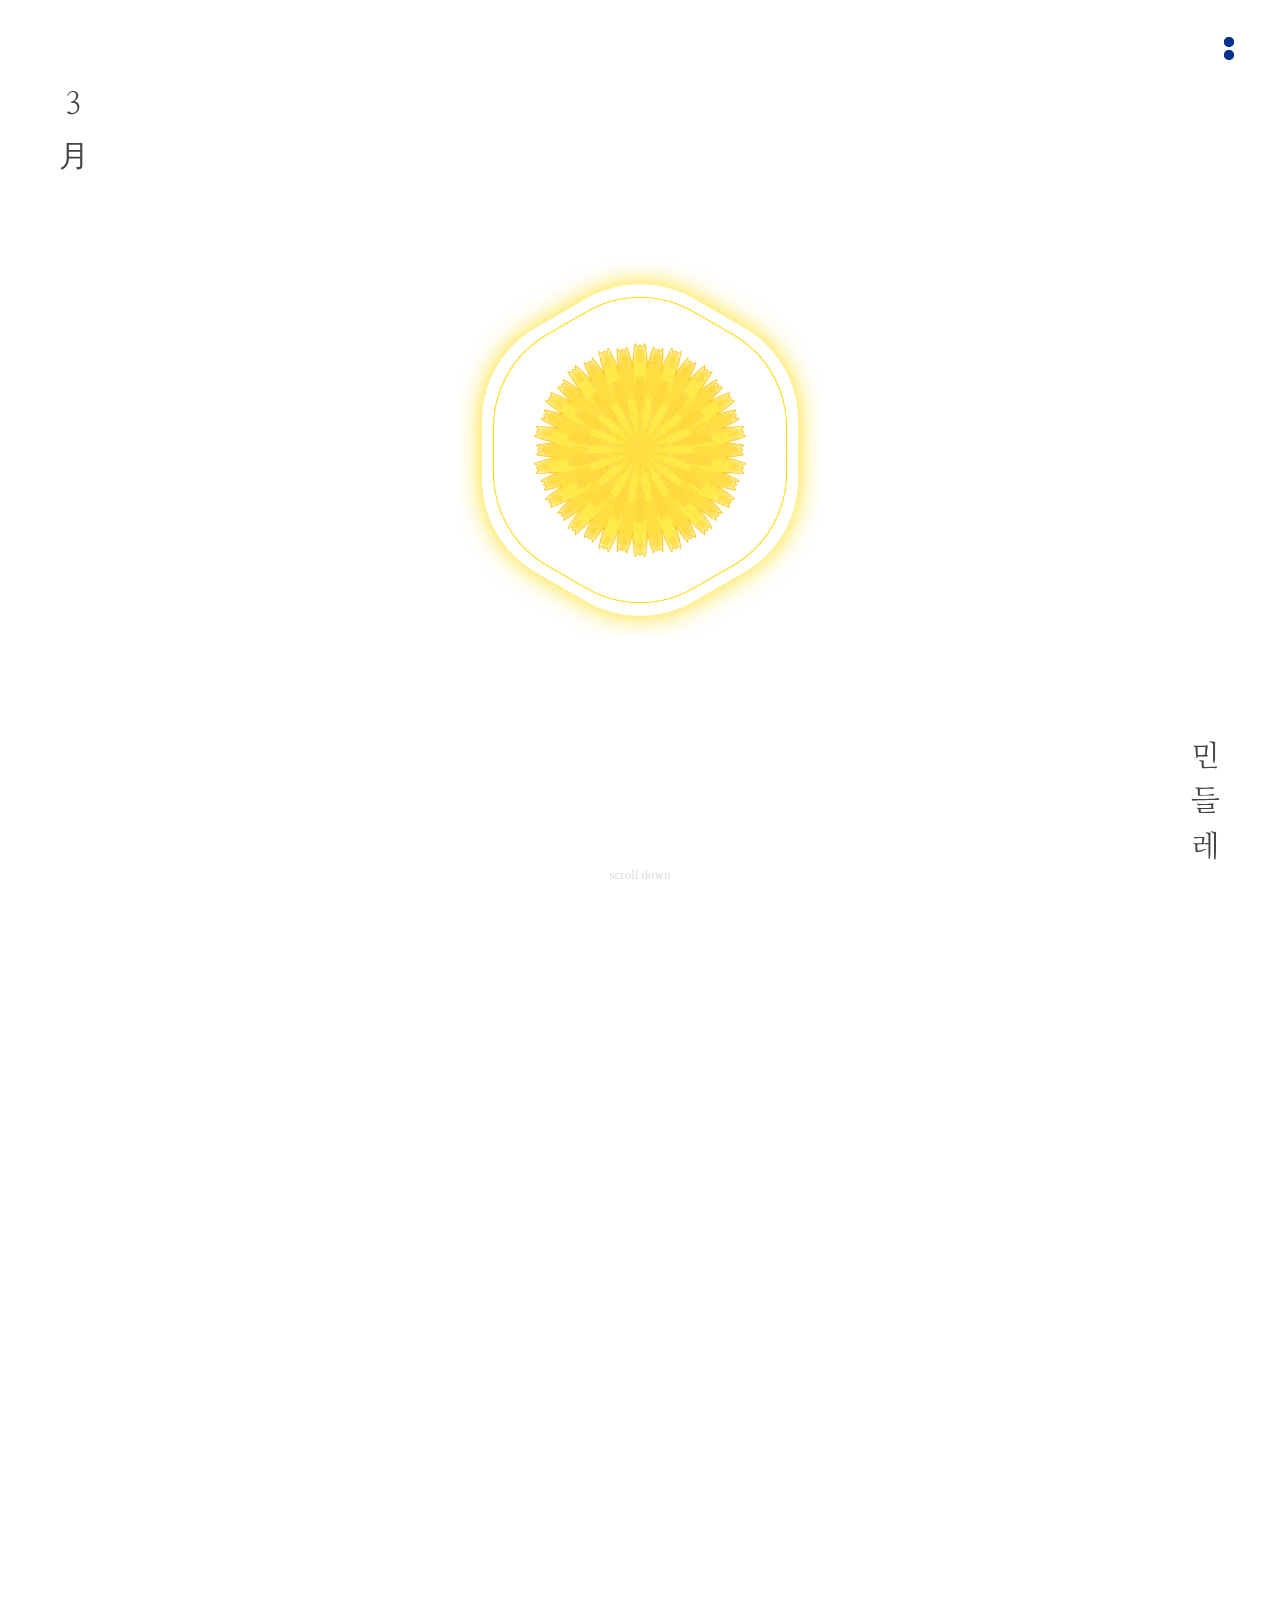
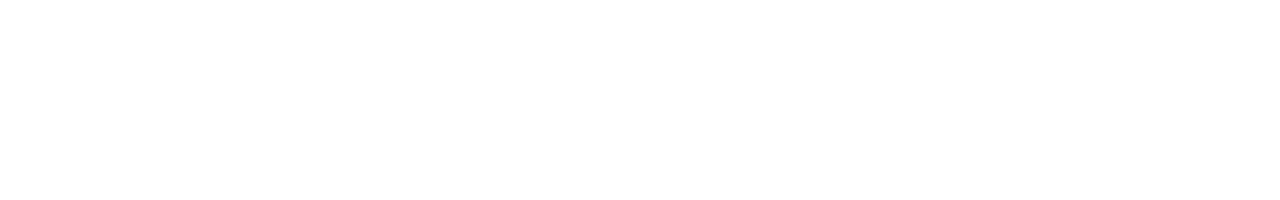
<file: 3Mindlelae.html>
<!doctype html>
<html>
<head>
<meta charset="UTF-8" name="viewport" content="user-scalable=no, initial-scale=1.0, maximum-scale=1.0, minimum-scale=1.0, width=device-width" />
<title>3.Mindlele</title>
	<link rel="stylesheet" href="jquery.fullPage.css">
	<link href="css/bootstrap-4.4.1.css" rel="stylesheet">
<script src="https://code.jquery.com/jquery-3.6.0.min.js" integrity="sha256-/xUj+3OJU5yExlq6GSYGSHk7tPXikynS7ogEvDej/m4=" crossorigin="anonymous"></script>
	 <script src="jquery.fullPage.js"></script>	
	<script src="main.js"></script>	
	<script type="text/javascript">
<!--
// 주소창 자동 닫힘
window.addEventListener("load", function(){
setTimeout(loaded, 100);

}, false);<img src="02.jpg" width="1271" height="1270" alt=""/>

function loaded(){
window.scrollTo(0, 1);
}
//-->
</script>

</head>

<body>
	<link rel="preconnect" href="https://fonts.gstatic.com">
<link href="https://fonts.googleapis.com/css2?family=Nanum+Myeongjo&display=swap" rel="stylesheet">
	<style> 
		  /* -----------메뉴 내용 시작---------- */
	  nav{
		background: #fff;
		top: 0;
		left: 0;
		width: 100%;
		height:100%;
		display: flex;
		justify-content: center;
		align-items: center;
			
	}
	
	nav a{
		margin: 0px;
		font-family: 'Cormorant Garamond', serif;
		font-size: 20px;
		font-weight: 400;
		line-height: 2
	}
	
	 nav ul {
		list-style:none;
		padding: 0;
		 margin:0;
		 text-align: center;
		 
      }
      
	nav ul li{
		margin: 1rem 0;
		
	}
	nav ul li a{
		text-decoration: none;
		color: #003191;
		
	}

		a { text-decoration:none !important } a:hover { color:pink; text-decoration:none !important }
		
		
	/* -----------메뉴 내용 끝---------- */
	   
	   
	/* -----------메뉴 아이콘 시작---------- */   
input[id="menuicon"] {display:none;}
input[id="menuicon"] + label {display:block;margin: 10px 20px 0px 0px;width:10px;height:23px;right:2%; top:3%; position:fixed;cursor:pointer;}
input[id="menuicon"] + label span {display:block; position:absolute; width:100%; height:10px; border-radius:100px; background:#003191; transition:all .35s;}
input[id="menuicon"] + label span:nth-child(1) {top:0;}
input[id="menuicon"] + label span:nth-child(2) {bottom: 0;} /*  */
	input[id="menuicon"] + label span:nth-child(3) {top:0;}
input[id="menuicon"] + label span:nth-child(4) {bottom: 0;} /*  */

input[id="menuicon"]:checked + label {z-index:3;}
input[id="menuicon"]:checked + label span {background:#003191;}
input[id="menuicon"]:checked + label span:nth-child(1) {top:50%;transform:translateY(0%) rotate(0deg);}
input[id="menuicon"]:checked + label span:nth-child(2) {bottom:50%;transform:translateY(0%) rotate(0deg);}
	input[id="menuicon"]:checked + label span:nth-child(3) {top:50%;transform:translateX(50%) translateY(-50%) rotate(45deg);}
input[id="menuicon"]:checked + label span:nth-child(4) {bottom:50%;transform:translateX(-50%) translateY(50%) rotate(45deg);}
div[class="sidebar"] {width:100%;height:90%;background:#999999;position:fixed;top:-100%;right:0%;z-index:1;transition:all .45s;
        box-shadow: 0px 0px 100px -8px #eaeaea;}
	input[id="menuicon"]:checked + label + div {top:0;}
	   
	/* -----------메뉴 내용 끝---------- */   
		
	/* -----------내용---------- */  
		
@import url('https://fonts.googleapis.com/css2?family=Noto+Sans+KR:wght@100;500;700&display=swap');
	

		p.dt{
		   font-size: 50px;
		   font-family: 'Noto Sans KR', sans-serif;
			font-weight: 500;
		   line-height: 1;
		   color: #444444;
			
	   }
		p.d1{
		   font-size: 16px;
		   font-family: 'Noto Sans KR', sans-serif;
			font-weight: 700;
		   line-height: 0.5;
		   color: #444444;
		   margin: 300, 0, 300, 0;
			
		  
	   }
	   p.d2{
		   font-size: 15px;
		   font-family: 'Noto Sans KR', sans-serif;
			font-weight: 100;
		   
		   color: #444444;
		   margin-bottom: 40px;
		   
	   }
	   p.d2R{
		   font-size: 15px;
		  font-family: 'Cormorant Garamond', serif;
		   color: #444444;
		   margin: 20px 20% 0px 15%;
	   }
	   p.d3{
		   font-size: 12px;
		  font-family: 'Nanum Myeongjo', serif;
		   color: #444444;
		   margin: 5px 50px 0px 15%;
	   }
	   
	   p.ds1{
		   font-size: 15px;
		  font-family: 'Nanum Myeongjo', serif;
		   color: #444444;
		   margin: 0;
		   padding: 0;
		   text-align: center;
	   }
	   p.ds2{
		   font-size: 12px;
		  font-family: 'Nanum Myeongjo', serif;
		   color: #444444;
		   margin: 0;
		   padding: 0;
		   text-align: center;
	   }
	   
		p.t1 {
		   
		   font-size: 30px;
		   font-family: 'Nanum Myeongjo', serif;
		   padding: 30px 0px 20px 20px;
		   color: #444444;
		   writing-mode: vertical-rl;
           text-orientation: upright;
		   
	   }
		@import url('https://fonts.googleapis.com/css2?family=Cormorant+Garamond:ital@1,300&display=swap');
		
		p.t1a {
		   font-size: 20px;
		   font-family: 'Cormorant Garamond', serif;
			font-weight: 300;
			font-style: italic;
		   padding: 0px 0px 20px 20px;
		   color: #ACACAC;
		   writing-mode: vertical-rl;
           text-orientation: upright;
		   
	   }
	   p.t2 {
		   font-size: 30px;
		   font-family: 'Nanum Myeongjo', serif;
		   color: #444444;
		  
		   margin: 0px 60px 30px 0px;
		   
	   }
	   
	   p.scroll{
		   font-family: 'Cormorant Garamond', serif;
		   font-size: 13px;
		   color: #DBDBDB;
		   text-align: center;
		   position: fixed; bottom: 0; width: 100%;

	   }
		
	   img{ display: block; margin: 0px auto; }
		
		img.bottom{ position: fixed; bottom: 0; width: 100%; }
		
 img.scale-up-center {
	-webkit-animation: scale-up-center 1.0s cubic-bezier(0.390, 0.575, 0.565, 1.000) 0.1s both;
	        animation: scale-up-center 1.0s cubic-bezier(0.390, 0.575, 0.565, 1.000) 0.1s both;
}

@-webkit-keyframes scale-up-center {
  0% {
    -webkit-transform: scale(0.5);
            transform: scale(0.5);
  }
  100% {
    -webkit-transform: scale(1);
            transform: scale(1);
  }
}
@keyframes scale-up-center {
  0% {
    -webkit-transform: scale(0.5);
            transform: scale(0.5);
  }
  100% {
    -webkit-transform: scale(1);
            transform: scale(1);
  }
}

	</style>
	
	<main id="fullpage">
		 <header>
	
    </header>
	
	  <section class="section">
		<!--메뉴아이콘 시작-->
	<input type="checkbox" id="menuicon">
<label for="menuicon">
	
	<span></span>
	<span></span>
	<span></span>
	<span></span>
</label>
	<!--메뉴아이콘 끝-->
	
	<!--메뉴내용 시작-->
<div class="sidebar" width=100% height="100%" border="0" cellpadding="0" cellspacing="0">
	<nav class="menu">
		<ul>
			<li><a href="index.html">Home</a></li>
			<li><a href="month.html">Month</a></li>
			<li><a href="#">Toxic</a></li>
			<li><a href="How.html">How to make</a></li>

		</ul>
	</nav></div>	
	<!--메뉴내용 끝-->
		  
		<!--메인페이지시작-->
			<div style="width: 50%; position:fixed; top:60px; left:0;"><p class="t1">3&#26376;</p>
			</div>
		  <div class="row">
			  <div class="col-md-4"></div>
			<div class="col-md-4"><img class="scale-up-center" style="width: 95%" src="1x/03.jpg">
			</div><div class="col-md-4"></div></div>
			<div class="text-right"; style="width: 30%; position:fixed; bottom:0; right:0;"><p class="t2">민<br>들<br>레</p>
			</div>
		<div style="text-align: center"><p class="scroll">scroll down</p>
			</div>
		<!--메인페이지끝--></section>
		  

		
		  <section class="section">
			 <div class="container" style="width: 70%;">
		 <div class="row">
			 <div class="col-md-6">
			 <p class="t2">about</p>
				 </div> <div style="width: 100%;"></div>
				 </div>
			  </div>
			  
		<div class="container" style="width: 70%;">
		 <div class="row">
			 <div class="col-md-6">
				   <p class="d1">이름</p>
				 <p class="d2">민들레</p>
				 <p class="d1">학명</p>
				 <p class="d2">Taraxacum platycarpum H. Dahlstedt </p>
				 <p class="d1">개화시기</p>
				 <p class="d2">3월 - 4월</p>
			 </div>
			 <div class="col-md-6">
				 <p class="d1">독성</p>
				 <p class="d2">Non-Toxic</p>
				 <p class="d1">식용 조건</p>
				 <p class="d2">뿌리, 순, 잎, 전초*)포공영</p>
				 <p class="d1">맛</p>
				 <p class="d2">구수한 맛이 주를 이루고 쓴맛이 조금 느껴진다</p>
			 </div>
			  </div>
		   	</div>
			  
			
		  </section>
		 
		  
		  
</main>
</body>
</html>
</file>
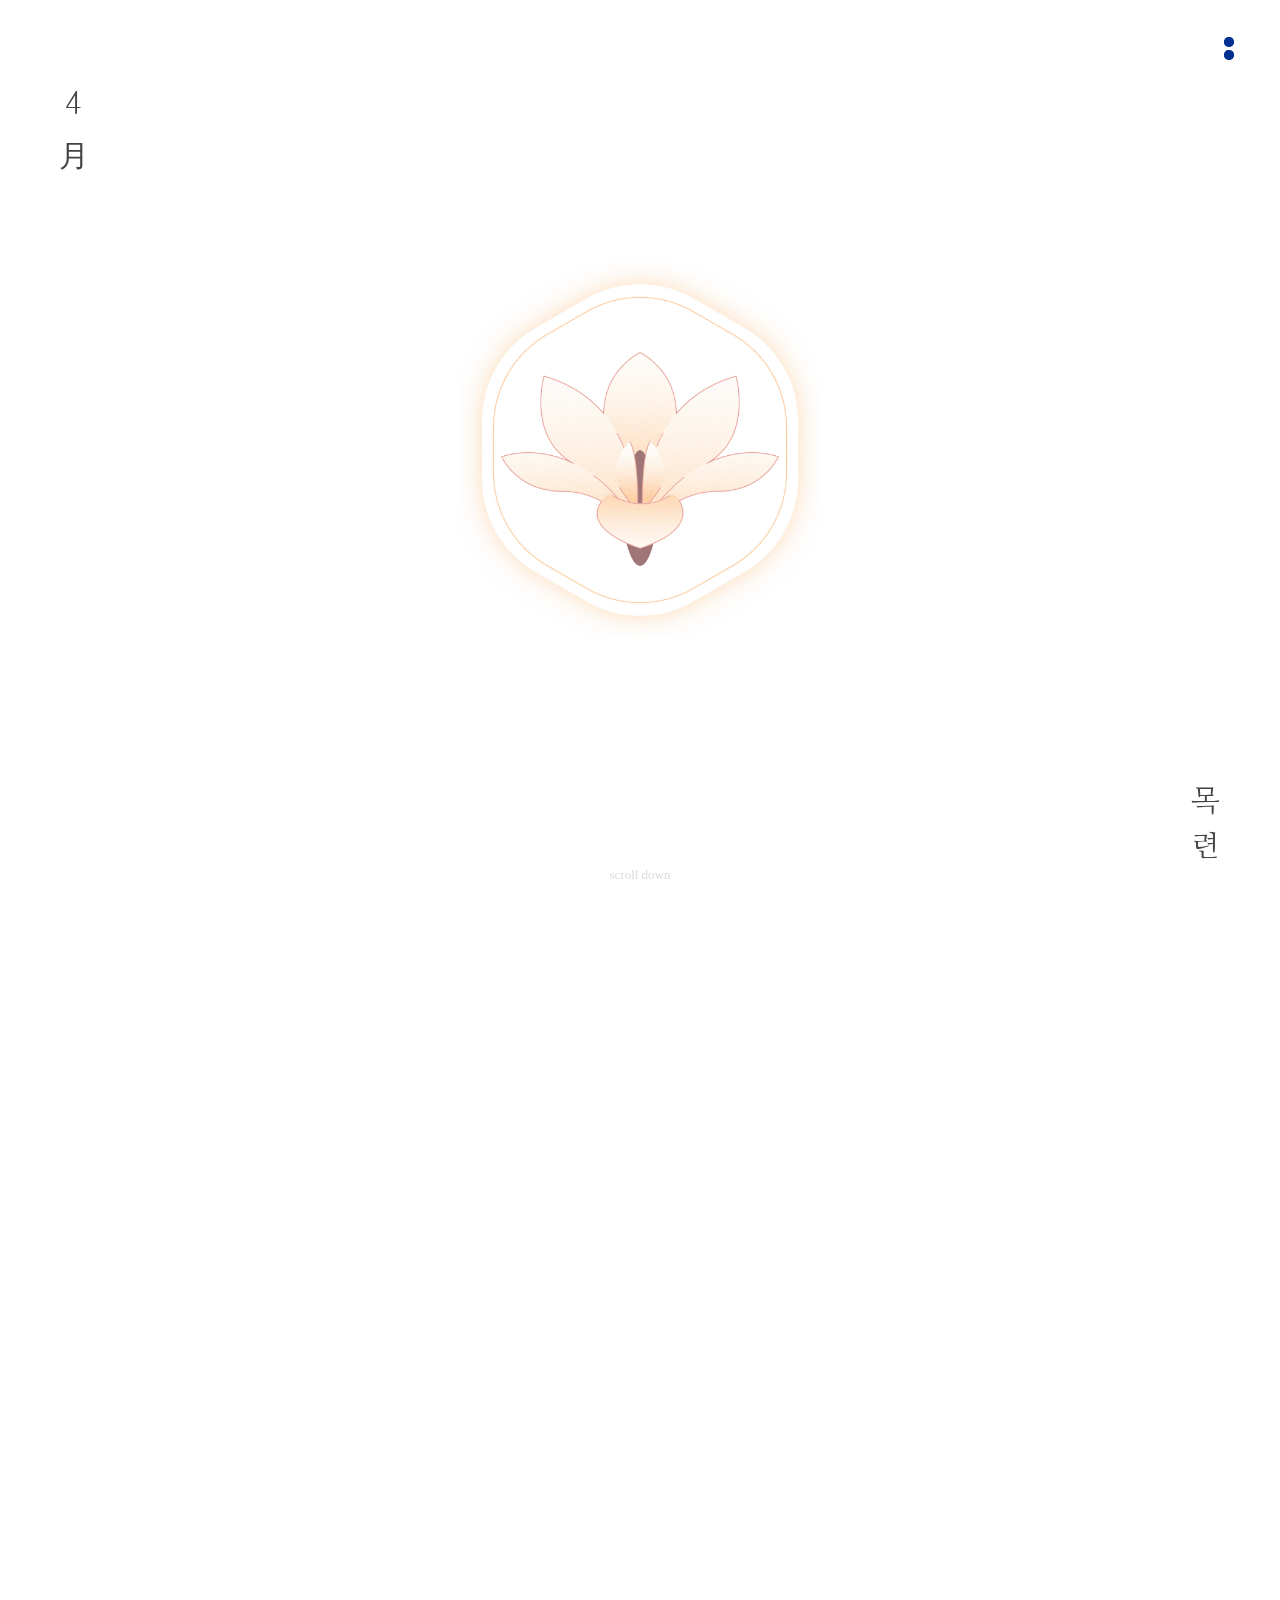
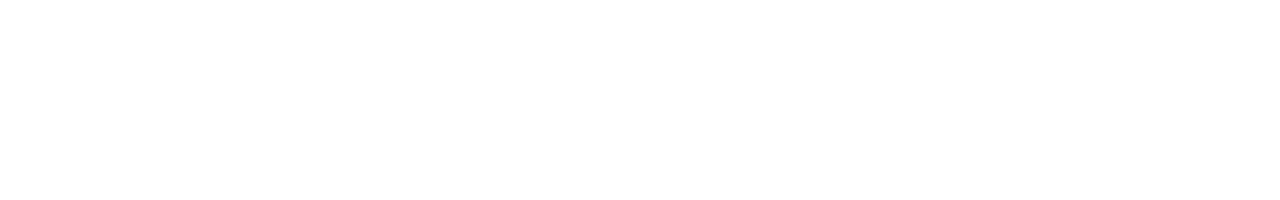
<file: 4Mokryun.html>
<!doctype html>
<html>
<head>
<meta charset="UTF-8" name="viewport" content="user-scalable=no, initial-scale=1.0, maximum-scale=1.0, minimum-scale=1.0, width=device-width" />
<title>4.Mokryun</title>
	<link rel="stylesheet" href="jquery.fullPage.css">
	<link href="css/bootstrap-4.4.1.css" rel="stylesheet">
<script src="https://code.jquery.com/jquery-3.6.0.min.js" integrity="sha256-/xUj+3OJU5yExlq6GSYGSHk7tPXikynS7ogEvDej/m4=" crossorigin="anonymous"></script>
	 <script src="jquery.fullPage.js"></script>	
	<script src="main.js"></script>	
	<script type="text/javascript">
<!--
// 주소창 자동 닫힘
window.addEventListener("load", function(){
setTimeout(loaded, 100);

}, false);<img src="02.jpg" width="1271" height="1270" alt=""/>

function loaded(){
window.scrollTo(0, 1);
}
//-->
</script>

</head>

<body>
	<link rel="preconnect" href="https://fonts.gstatic.com">
<link href="https://fonts.googleapis.com/css2?family=Nanum+Myeongjo&family=Noto+Sans+KR:wght@100;500;700&display=swap" rel="stylesheet">
	<style> 
		  /* -----------메뉴 내용 시작---------- */
	  nav{
		background: #fff;
		top: 0;
		left: 0;
		width: 100%;
		height:100%;
		display: flex;
		justify-content: center;
		align-items: center;
			
	}
	
	nav a{
		margin: 0px;
		font-family: 'Cormorant Garamond', serif;
		font-size: 20px;
		font-weight: 400;
		line-height: 2
	}
	
	 nav ul {
		list-style:none;
		padding: 0;
		 margin:0;
		 text-align: center;
		 
      }
      
	nav ul li{
		margin: 1rem 0;
		
	}
	nav ul li a{
		text-decoration: none;
		color: #003191;
		
	}

		a { text-decoration:none !important } a:hover { color:pink; text-decoration:none !important }
		
		
	/* -----------메뉴 내용 끝---------- */
	   
	   
	/* -----------메뉴 아이콘 시작---------- */   
input[id="menuicon"] {display:none;}
input[id="menuicon"] + label {display:block;margin: 10px 20px 0px 0px;width:10px;height:23px;right:2%; top:3%; position:fixed;cursor:pointer;}
input[id="menuicon"] + label span {display:block; position:absolute; width:100%; height:10px; border-radius:100px; background:#003191; transition:all .35s;}
input[id="menuicon"] + label span:nth-child(1) {top:0;}
input[id="menuicon"] + label span:nth-child(2) {bottom: 0;} /*  */
	input[id="menuicon"] + label span:nth-child(3) {top:0;}
input[id="menuicon"] + label span:nth-child(4) {bottom: 0;} /*  */

input[id="menuicon"]:checked + label {z-index:3;}
input[id="menuicon"]:checked + label span {background:#003191;}
input[id="menuicon"]:checked + label span:nth-child(1) {top:50%;transform:translateY(0%) rotate(0deg);}
input[id="menuicon"]:checked + label span:nth-child(2) {bottom:50%;transform:translateY(0%) rotate(0deg);}
	input[id="menuicon"]:checked + label span:nth-child(3) {top:50%;transform:translateX(50%) translateY(-50%) rotate(45deg);}
input[id="menuicon"]:checked + label span:nth-child(4) {bottom:50%;transform:translateX(-50%) translateY(50%) rotate(45deg);}
div[class="sidebar"] {width:100%;height:90%;background:#999999;position:fixed;top:-100%;right:0%;z-index:1;transition:all .45s;
        box-shadow: 0px 0px 100px -8px #eaeaea;}
	input[id="menuicon"]:checked + label + div {top:0;}
	   
	/* -----------메뉴 내용 끝---------- */   
		
	/* -----------내용---------- */  
		


		p.dt{
		   font-size: 50px;
		   font-family: 'Noto Sans KR', sans-serif;
			font-weight: 500;
		   line-height: 1;
		   color: #444444;
			
	   }
		p.d1{
		   font-size: 16px;
		   font-family: 'Noto Sans KR', sans-serif;
			font-weight: 700;
		   line-height: 0.5;
		   color: #444444;
		   margin: 300, 0, 300, 0;
			
		  
	   }
	   p.d2{
		   font-size: 15px;
		   font-family: 'Noto Sans KR', sans-serif;
			font-weight: 100;
		   
		   color: #444444;
		   margin-bottom: 40px;
		   
	   }
	   p.d2R{
		   font-size: 15px;
		  font-family: 'Cormorant Garamond', serif;
		   color: #444444;
		   margin: 20px 20% 0px 15%;
	   }
	   p.d3{
		   font-size: 12px;
		  font-family: 'Nanum Myeongjo', serif;
		   color: #444444;
		   margin: 5px 50px 0px 15%;
	   }
	   
	   p.ds1{
		   font-size: 15px;
		  font-family: 'Nanum Myeongjo', serif;
		   color: #444444;
		   margin: 0;
		   padding: 0;
		   text-align: center;
	   }
	   p.ds2{
		   font-size: 12px;
		  font-family: 'Nanum Myeongjo', serif;
		   color: #444444;
		   margin: 0;
		   padding: 0;
		   text-align: center;
	   }
	   
		p.t1 {
		   
		   font-size: 30px;
		   font-family: 'Nanum Myeongjo', serif;
		   padding: 30px 0px 20px 20px;
		   color: #444444;
		   writing-mode: vertical-rl;
           text-orientation: upright;
		   
	   }
		@import url('https://fonts.googleapis.com/css2?family=Cormorant+Garamond:ital@1,300&display=swap');
		
		p.t1a {
		   font-size: 20px;
		   font-family: 'Cormorant Garamond', serif;
			font-weight: 300;
			font-style: italic;
		   padding: 0px 0px 20px 20px;
		   color: #ACACAC;
		   writing-mode: vertical-rl;
           text-orientation: upright;
		   
	   }
	   p.t2 {
		   font-size: 30px;
		   font-family: 'Nanum Myeongjo', serif;
		   color: #444444;
		  
		   margin: 0px 60px 30px 0px;
		   
	   }
	   
	   p.scroll{
		   font-family: 'Cormorant Garamond', serif;
		   font-size: 13px;
		   color: #DBDBDB;
		   text-align: center;
		   position: fixed; bottom: 0; width: 100%;

	   }
		
	   img{ display: block; margin: 0px auto; }
		
		img.bottom{ position: fixed; bottom: 0; width: 100%; }
		
 img.scale-up-center {
	-webkit-animation: scale-up-center 1.0s cubic-bezier(0.390, 0.575, 0.565, 1.000) 0.1s both;
	        animation: scale-up-center 1.0s cubic-bezier(0.390, 0.575, 0.565, 1.000) 0.1s both;
}

@-webkit-keyframes scale-up-center {
  0% {
    -webkit-transform: scale(0.5);
            transform: scale(0.5);
  }
  100% {
    -webkit-transform: scale(1);
            transform: scale(1);
  }
}
@keyframes scale-up-center {
  0% {
    -webkit-transform: scale(0.5);
            transform: scale(0.5);
  }
  100% {
    -webkit-transform: scale(1);
            transform: scale(1);
  }
}

	</style>
	
	<main id="fullpage">
		 <header>
	
    </header>
	
	  <section class="section">
		<!--메뉴아이콘 시작-->
	<input type="checkbox" id="menuicon">
<label for="menuicon">
	
	<span></span>
	<span></span>
	<span></span>
	<span></span>
</label>
	<!--메뉴아이콘 끝-->
	
	<!--메뉴내용 시작-->
<div class="sidebar" width=100% height="100%" border="0" cellpadding="0" cellspacing="0">
	<nav class="menu">
		<ul>
			<li><a href="index.html">Home</a></li>
			<li><a href="month.html">Month</a></li>
			<li><a href="#">Toxic</a></li>
			<li><a href="How.html">How to make</a></li>

		</ul>
	</nav></div>	
	<!--메뉴내용 끝-->
		  
		<!--메인페이지시작-->
			<div style="width: 50%; position:fixed; top:60px; left:0;"><p class="t1">4&#26376;</p>
			</div>
		  <div class="row">
			  <div class="col-md-4"></div>
			<div class="col-md-4"><img class="scale-up-center" style="width: 95%" src="1x/04.jpg">
			</div><div class="col-md-4"></div></div>
			<div class="text-right"; style="width: 30%; position:fixed; bottom:0; right:0;"><p class="t2">목<br>련</p>
			</div>
		<div style="text-align: center"><p class="scroll">scroll down</p>
			</div>
		<!--메인페이지끝--></section>
		  

		
		  <section class="section">
			 <div class="container" style="width: 70%;">
		 <div class="row">
			 <div class="col-md-6">
			 <p class="t2">about</p>
				 </div> <div style="width: 100%;"></div>
				 </div>
			  </div>
			  
		<div class="container" style="width: 70%;">
		 <div class="row">
			 <div class="col-md-6">
				 <p class="d1">이름</p>
				 <p class="d2">목련</p>
				 <p class="d1">학명</p>
				 <p class="d2">Magnolia kobus DC.</p>
				 <p class="d1">개화시기</p>
				 <p class="d2">3월 - 4월</p>
			 </div>
			 <div class="col-md-6">
				 <p class="d1">독성</p>
				 <p class="d2">Non-Toxic</p>
				 <p class="d1">식용 조건</p>
				 <p class="d2">꽃잎 식용 가능</p>
				 <p class="d1">맛</p>
				 <p class="d2">구수한 맛이 주를 이루고 쓴맛이 조금 느껴진다</p>
			 </div>
			  </div>
		   	</div>
			  
			
		  </section>
		 
		  
		  
</main>
</body>
</html>
</file>
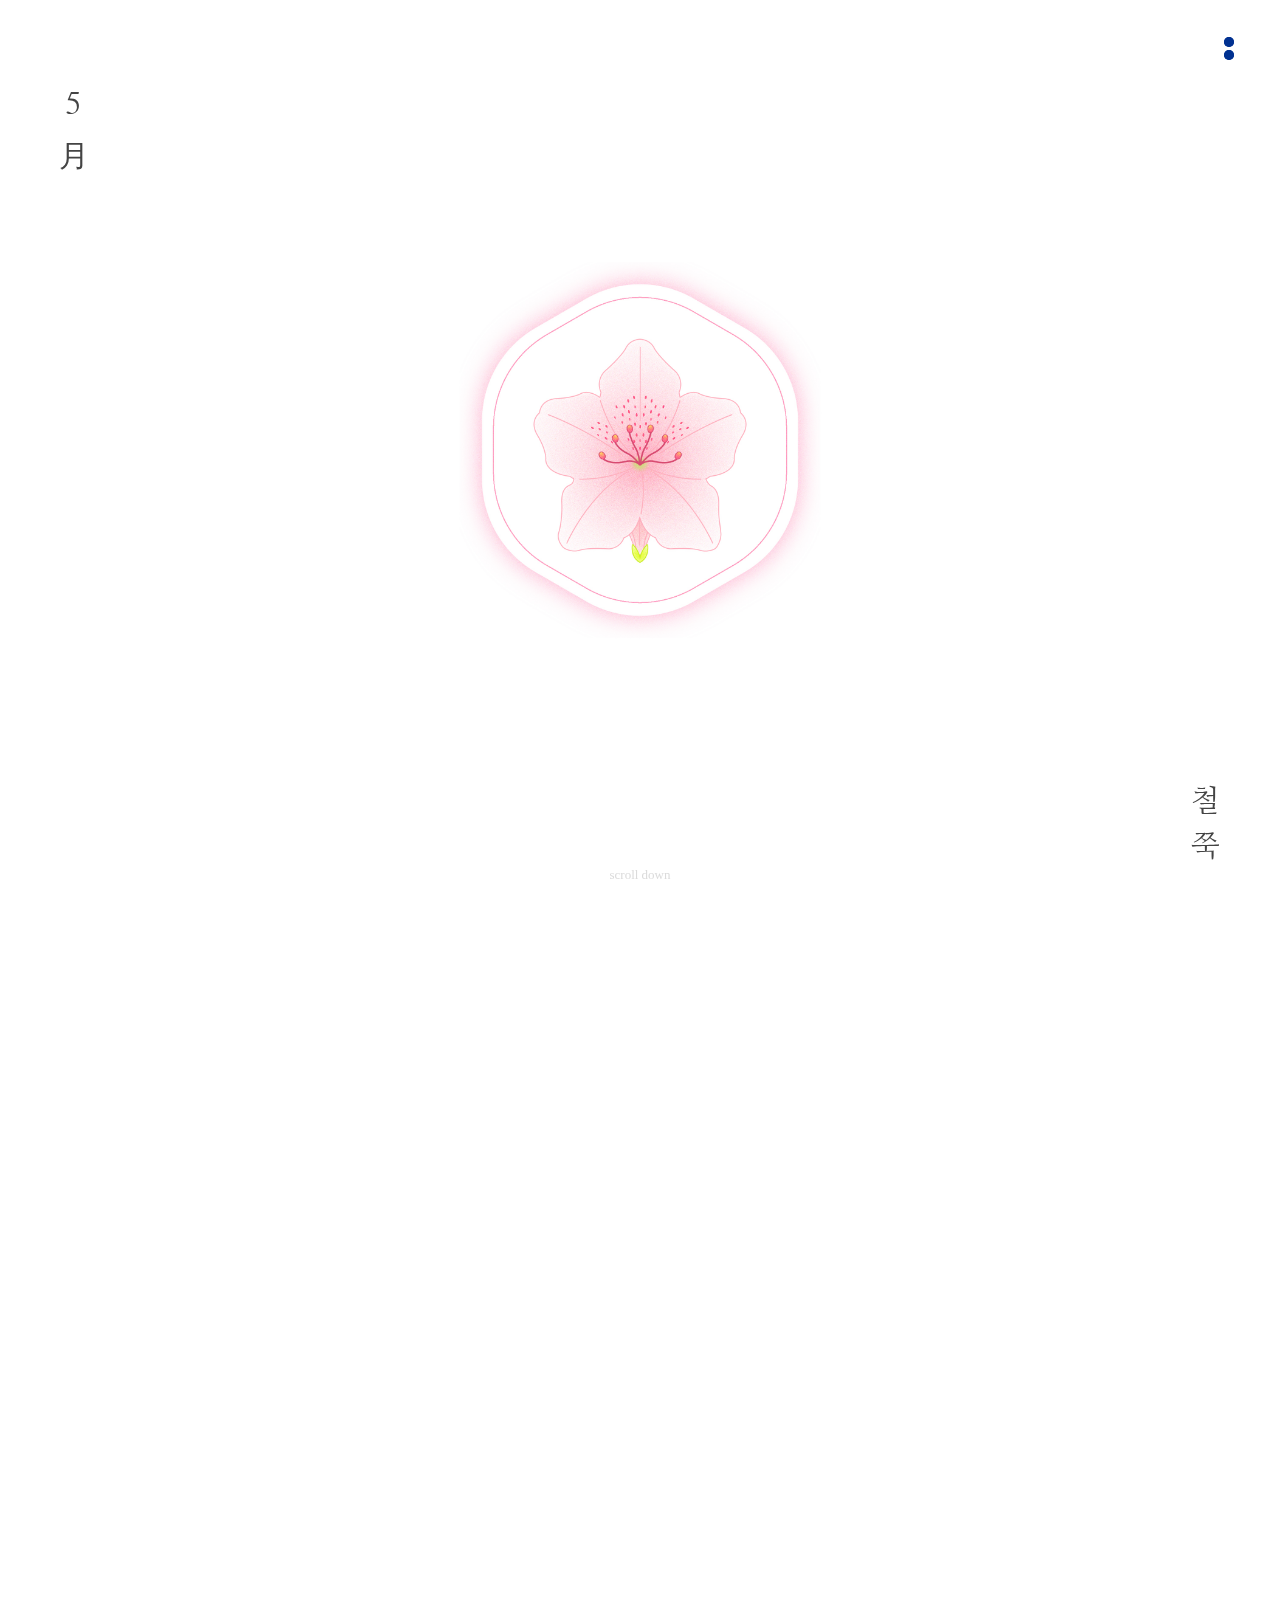
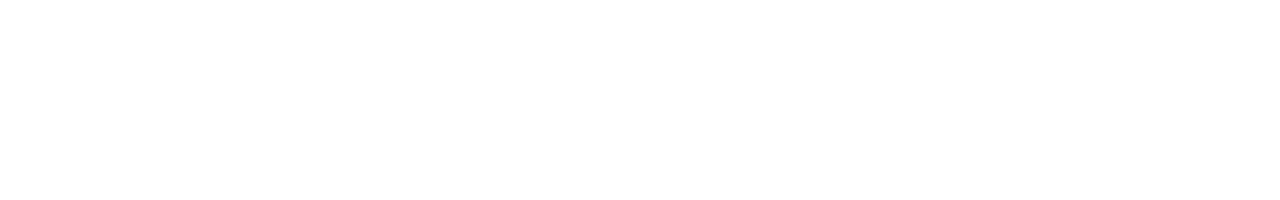
<file: 5Chuljjook.html>
<!doctype html>
<html>
<head>
<meta charset="UTF-8" name="viewport" content="user-scalable=no, initial-scale=1.0, maximum-scale=1.0, minimum-scale=1.0, width=device-width" />
<title>5.Chuljjook</title>
	<link rel="stylesheet" href="jquery.fullPage.css">
	<link href="css/bootstrap-4.4.1.css" rel="stylesheet">
<script src="https://code.jquery.com/jquery-3.6.0.min.js" integrity="sha256-/xUj+3OJU5yExlq6GSYGSHk7tPXikynS7ogEvDej/m4=" crossorigin="anonymous"></script>
	 <script src="jquery.fullPage.js"></script>	
	<script src="main.js"></script>	
	<script type="text/javascript">
<!--
// 주소창 자동 닫힘
window.addEventListener("load", function(){
setTimeout(loaded, 100);

}, false);<img src="02.jpg" width="1271" height="1270" alt=""/>

function loaded(){
window.scrollTo(0, 1);
}
//-->
</script>

</head>

<body>
	<link rel="preconnect" href="https://fonts.gstatic.com">
<link href="https://fonts.googleapis.com/css2?family=Nanum+Myeongjo&family=Noto+Sans+KR:wght@100;500;700&display=swap" rel="stylesheet">
	<style> 
		  /* -----------메뉴 내용 시작---------- */
	  nav{
		background: #fff;
		top: 0;
		left: 0;
		width: 100%;
		height:100%;
		display: flex;
		justify-content: center;
		align-items: center;
			
	}
	
	nav a{
		margin: 0px;
		font-family: 'Cormorant Garamond', serif;
		font-size: 20px;
		font-weight: 400;
		line-height: 2
	}
	
	 nav ul {
		list-style:none;
		padding: 0;
		 margin:0;
		 text-align: center;
		 
      }
      
	nav ul li{
		margin: 1rem 0;
		
	}
	nav ul li a{
		text-decoration: none;
		color: #003191;
		
	}

		a { text-decoration:none !important } a:hover { color:pink; text-decoration:none !important }
		
		
	/* -----------메뉴 내용 끝---------- */
	   
	   
	/* -----------메뉴 아이콘 시작---------- */   
input[id="menuicon"] {display:none;}
input[id="menuicon"] + label {display:block;margin: 10px 20px 0px 0px;width:10px;height:23px;right:2%; top:3%; position:fixed;cursor:pointer;}
input[id="menuicon"] + label span {display:block; position:absolute; width:100%; height:10px; border-radius:100px; background:#003191; transition:all .35s;}
input[id="menuicon"] + label span:nth-child(1) {top:0;}
input[id="menuicon"] + label span:nth-child(2) {bottom: 0;} /*  */
	input[id="menuicon"] + label span:nth-child(3) {top:0;}
input[id="menuicon"] + label span:nth-child(4) {bottom: 0;} /*  */

input[id="menuicon"]:checked + label {z-index:3;}
input[id="menuicon"]:checked + label span {background:#003191;}
input[id="menuicon"]:checked + label span:nth-child(1) {top:50%;transform:translateY(0%) rotate(0deg);}
input[id="menuicon"]:checked + label span:nth-child(2) {bottom:50%;transform:translateY(0%) rotate(0deg);}
	input[id="menuicon"]:checked + label span:nth-child(3) {top:50%;transform:translateX(50%) translateY(-50%) rotate(45deg);}
input[id="menuicon"]:checked + label span:nth-child(4) {bottom:50%;transform:translateX(-50%) translateY(50%) rotate(45deg);}
div[class="sidebar"] {width:100%;height:90%;background:#999999;position:fixed;top:-100%;right:0%;z-index:1;transition:all .45s;
        box-shadow: 0px 0px 100px -8px #eaeaea;}
	input[id="menuicon"]:checked + label + div {top:0;}
	   
	/* -----------메뉴 내용 끝---------- */   
		
	/* -----------내용---------- */  


		p.dt{
		   font-size: 50px;
		   font-family: 'Noto Sans KR', sans-serif;
			font-weight: 500;
		   line-height: 1;
		   color: #444444;
			
	   }
		p.d1{
		   font-size: 16px;
		   font-family: 'Noto Sans KR', sans-serif;
			font-weight: 700;
		   line-height: 0.5;
		   color: #444444;
		   margin: 300, 0, 300, 0;
			
		  
	   }
	   p.d2{
		   font-size: 15px;
		   font-family: 'Noto Sans KR', sans-serif;
			font-weight: 100;
		   
		   color: #444444;
		   margin-bottom: 40px;
		   
	   }
	   p.d2R{
		   font-size: 15px;
		  font-family: 'Cormorant Garamond', serif;
		   color: #444444;
		   margin: 20px 20% 0px 15%;
	   }
	   p.d3{
		   font-size: 12px;
		  font-family: 'Nanum Myeongjo', serif;
		   color: #444444;
		   margin: 5px 50px 0px 15%;
	   }
	   
	   p.ds1{
		   font-size: 15px;
		  font-family: 'Nanum Myeongjo', serif;
		   color: #444444;
		   margin: 0;
		   padding: 0;
		   text-align: center;
	   }
	   p.ds2{
		   font-size: 12px;
		  font-family: 'Nanum Myeongjo', serif;
		   color: #444444;
		   margin: 0;
		   padding: 0;
		   text-align: center;
	   }
	   
		p.t1 {
		   
		   font-size: 30px;
		   font-family: 'Nanum Myeongjo', serif;
		   padding: 30px 0px 20px 20px;
		   color: #444444;
		   writing-mode: vertical-rl;
           text-orientation: upright;
		   
	   }
		@import url('https://fonts.googleapis.com/css2?family=Cormorant+Garamond:ital@1,300&display=swap');
		
		p.t1a {
		   font-size: 20px;
		   font-family: 'Cormorant Garamond', serif;
			font-weight: 300;
			font-style: italic;
		   padding: 0px 0px 20px 20px;
		   color: #ACACAC;
		   writing-mode: vertical-rl;
           text-orientation: upright;
		   
	   }
	   p.t2 {
		   font-size: 30px;
		   font-family: 'Nanum Myeongjo', serif;
		   color: #444444;
		  
		   margin: 0px 60px 30px 0px;
		   
	   }
	   
	   p.scroll{
		   font-family: 'Cormorant Garamond', serif;
		   font-size: 13px;
		   color: #DBDBDB;
		   text-align: center;
		   position: fixed; bottom: 0; width: 100%;

	   }
		
	   img{ display: block; margin: 0px auto; }
		
		img.bottom{ position: fixed; bottom: 0; width: 100%; }
		
 img.scale-up-center {
	-webkit-animation: scale-up-center 1.0s cubic-bezier(0.390, 0.575, 0.565, 1.000) 0.1s both;
	        animation: scale-up-center 1.0s cubic-bezier(0.390, 0.575, 0.565, 1.000) 0.1s both;
}

@-webkit-keyframes scale-up-center {
  0% {
    -webkit-transform: scale(0.5);
            transform: scale(0.5);
  }
  100% {
    -webkit-transform: scale(1);
            transform: scale(1);
  }
}
@keyframes scale-up-center {
  0% {
    -webkit-transform: scale(0.5);
            transform: scale(0.5);
  }
  100% {
    -webkit-transform: scale(1);
            transform: scale(1);
  }
}

	</style>
	
	<main id="fullpage">
		 <header>
	
    </header>
	
	  <section class="section">
		<!--메뉴아이콘 시작-->
	<input type="checkbox" id="menuicon">
<label for="menuicon">
	
	<span></span>
	<span></span>
	<span></span>
	<span></span>
</label>
	<!--메뉴아이콘 끝-->
	
	<!--메뉴내용 시작-->
<div class="sidebar" width=100% height="100%" border="0" cellpadding="0" cellspacing="0">
	<nav class="menu">
		<ul>
			<li><a href="index.html">Home</a></li>
			<li><a href="month.html">Month</a></li>
			<li><a href="#">Toxic</a></li>
			<li><a href="How.html">How to make</a></li>

		</ul>
	</nav></div>	
	<!--메뉴내용 끝-->
		  
		<!--메인페이지시작-->
			<div style="width: 50%; position:fixed; top:60px; left:0;"><p class="t1">5&#26376;</p>
			</div>
		  <div class="row">
			  <div class="col-md-4"></div>
			<div class="col-md-4"><img class="scale-up-center" style="width: 95%" src="1x/05.jpg">
			</div><div class="col-md-4"></div></div>
			<div class="text-right"; style="width: 30%; position:fixed; bottom:0; right:0;"><p class="t2">철<br>쭉</p>
			</div>
		<div style="text-align: center"><p class="scroll">scroll down</p>
			</div>
		<!--메인페이지끝--></section>
		  

		
		  <section class="section">
			 <div class="container" style="width: 70%;">
		 <div class="row">
			 <div class="col-md-6">
			 <p class="t2">about</p>
				 </div> <div style="width: 100%;"></div>
				 </div>
			  </div>
			  
		<div class="container" style="width: 70%;">
		 <div class="row">
			 <div class="col-md-6">
				  <p class="d1">이름</p>
				 <p class="d2">철쭉</p>
				 <p class="d1">학명</p>
				 <p class="d2">Rhododendron schlippen bachii</p>
				 <p class="d1">개화시기</p>
				 <p class="d2">4월 - 5월</p>
			 </div>
			 <div class="col-md-6">
				 <p class="d1">독성</p>
				 <p class="d2">Toxic - Grayanotoxin</p>
				 <p class="d1">독소</p>
				 <p class="d2">신경 독소</p>
				 <p class="d1">식용 조건</p>
				 <p class="d2">식용 불가능. 진달래와 혼동 주의.</p>
			 </div>
			  </div>
		   	</div>
			  
			
		  </section>
		 
		  
		  
</main>
</body>
</html>
</file>
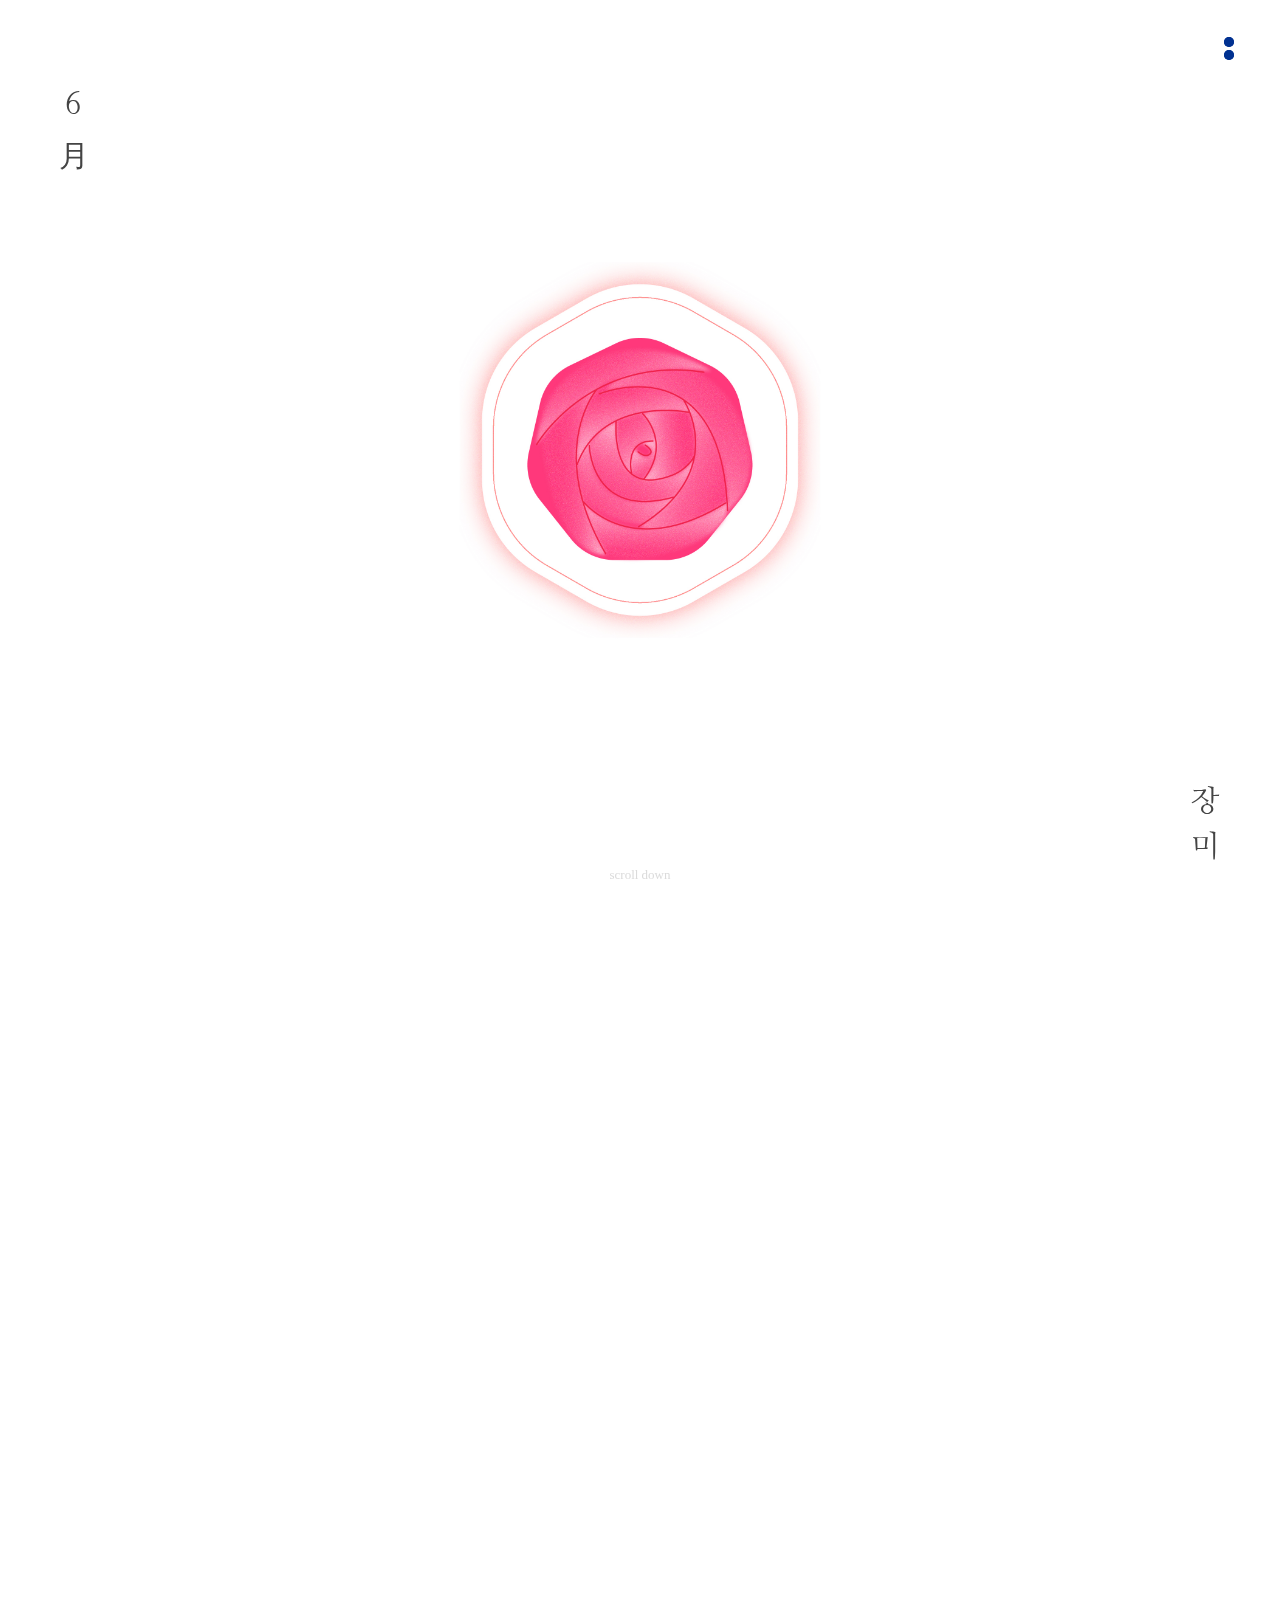
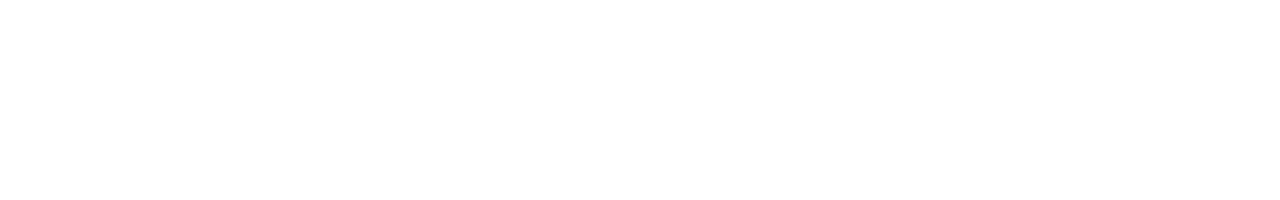
<file: 6Rose.html>
<!doctype html>
<html>
<head>
<meta charset="UTF-8" name="viewport" content="user-scalable=no, initial-scale=1.0, maximum-scale=1.0, minimum-scale=1.0, width=device-width" />
<title>6.Rose</title>
	<link rel="stylesheet" href="jquery.fullPage.css">
	<link href="css/bootstrap-4.4.1.css" rel="stylesheet">
<script src="https://code.jquery.com/jquery-3.6.0.min.js" integrity="sha256-/xUj+3OJU5yExlq6GSYGSHk7tPXikynS7ogEvDej/m4=" crossorigin="anonymous"></script>
	 <script src="jquery.fullPage.js"></script>	
	<script src="main.js"></script>	
	<script type="text/javascript">
<!--
// 주소창 자동 닫힘
window.addEventListener("load", function(){
setTimeout(loaded, 100);

}, false);<img src="02.jpg" width="1271" height="1270" alt=""/>

function loaded(){
window.scrollTo(0, 1);
}
//-->
</script>

</head>

<body>
	<link rel="preconnect" href="https://fonts.gstatic.com">
<link href="https://fonts.googleapis.com/css2?family=Nanum+Myeongjo&family=Noto+Sans+KR:wght@100;500;700&display=swap" rel="stylesheet">
	<style> 
		  /* -----------메뉴 내용 시작---------- */
	  nav{
		background: #fff;
		top: 0;
		left: 0;
		width: 100%;
		height:100%;
		display: flex;
		justify-content: center;
		align-items: center;
			
	}
	
	nav a{
		margin: 0px;
		font-family: 'Cormorant Garamond', serif;
		font-size: 20px;
		font-weight: 400;
		line-height: 2
	}
	
	 nav ul {
		list-style:none;
		padding: 0;
		 margin:0;
		 text-align: center;
		 
      }
      
	nav ul li{
		margin: 1rem 0;
		
	}
	nav ul li a{
		text-decoration: none;
		color: #003191;
		
	}

		a { text-decoration:none !important } a:hover { color:pink; text-decoration:none !important }
		
		
	/* -----------메뉴 내용 끝---------- */
	   
	   
	/* -----------메뉴 아이콘 시작---------- */   
input[id="menuicon"] {display:none;}
input[id="menuicon"] + label {display:block;margin: 10px 20px 0px 0px;width:10px;height:23px;right:2%; top:3%; position:fixed;cursor:pointer;}
input[id="menuicon"] + label span {display:block; position:absolute; width:100%; height:10px; border-radius:100px; background:#003191; transition:all .35s;}
input[id="menuicon"] + label span:nth-child(1) {top:0;}
input[id="menuicon"] + label span:nth-child(2) {bottom: 0;} /*  */
	input[id="menuicon"] + label span:nth-child(3) {top:0;}
input[id="menuicon"] + label span:nth-child(4) {bottom: 0;} /*  */

input[id="menuicon"]:checked + label {z-index:3;}
input[id="menuicon"]:checked + label span {background:#003191;}
input[id="menuicon"]:checked + label span:nth-child(1) {top:50%;transform:translateY(0%) rotate(0deg);}
input[id="menuicon"]:checked + label span:nth-child(2) {bottom:50%;transform:translateY(0%) rotate(0deg);}
	input[id="menuicon"]:checked + label span:nth-child(3) {top:50%;transform:translateX(50%) translateY(-50%) rotate(45deg);}
input[id="menuicon"]:checked + label span:nth-child(4) {bottom:50%;transform:translateX(-50%) translateY(50%) rotate(45deg);}
div[class="sidebar"] {width:100%;height:90%;background:#999999;position:fixed;top:-100%;right:0%;z-index:1;transition:all .45s;
        box-shadow: 0px 0px 100px -8px #eaeaea;}
	input[id="menuicon"]:checked + label + div {top:0;}
	   
	/* -----------메뉴 내용 끝---------- */   
		
	/* -----------내용---------- */  


		p.dt{
		   font-size: 50px;
		   font-family: 'Noto Sans KR', sans-serif;
			font-weight: 500;
		   line-height: 1;
		   color: #444444;
			
	   }
		p.d1{
		   font-size: 16px;
		   font-family: 'Noto Sans KR', sans-serif;
			font-weight: 700;
		   line-height: 0.5;
		   color: #444444;
		   margin: 300, 0, 300, 0;
			
		  
	   }
	   p.d2{
		   font-size: 15px;
		   font-family: 'Noto Sans KR', sans-serif;
			font-weight: 100;
		   
		   color: #444444;
		   margin-bottom: 40px;
		   
	   }
	   p.d2R{
		   font-size: 15px;
		  font-family: 'Cormorant Garamond', serif;
		   color: #444444;
		   margin: 20px 20% 0px 15%;
	   }
	   p.d3{
		   font-size: 12px;
		  font-family: 'Nanum Myeongjo', serif;
		   color: #444444;
		   margin: 5px 50px 0px 15%;
	   }
	   
	   p.ds1{
		   font-size: 15px;
		  font-family: 'Nanum Myeongjo', serif;
		   color: #444444;
		   margin: 0;
		   padding: 0;
		   text-align: center;
	   }
	   p.ds2{
		   font-size: 12px;
		  font-family: 'Nanum Myeongjo', serif;
		   color: #444444;
		   margin: 0;
		   padding: 0;
		   text-align: center;
	   }
	   
		p.t1 {
		   
		   font-size: 30px;
		   font-family: 'Nanum Myeongjo', serif;
		   padding: 30px 0px 20px 20px;
		   color: #444444;
		   writing-mode: vertical-rl;
           text-orientation: upright;
		   
	   }
		@import url('https://fonts.googleapis.com/css2?family=Cormorant+Garamond:ital@1,300&display=swap');
		
		p.t1a {
		   font-size: 20px;
		   font-family: 'Cormorant Garamond', serif;
			font-weight: 300;
			font-style: italic;
		   padding: 0px 0px 20px 20px;
		   color: #ACACAC;
		   writing-mode: vertical-rl;
           text-orientation: upright;
		   
	   }
	   p.t2 {
		   font-size: 30px;
		   font-family: 'Nanum Myeongjo', serif;
		   color: #444444;
		  
		   margin: 0px 60px 30px 0px;
		   
	   }
	   
	   p.scroll{
		   font-family: 'Cormorant Garamond', serif;
		   font-size: 13px;
		   color: #DBDBDB;
		   text-align: center;
		   position: fixed; bottom: 0; width: 100%;

	   }
		
	   img{ display: block; margin: 0px auto; }
		
		img.bottom{ position: fixed; bottom: 0; width: 100%; }
		
 img.scale-up-center {
	-webkit-animation: scale-up-center 1.0s cubic-bezier(0.390, 0.575, 0.565, 1.000) 0.1s both;
	        animation: scale-up-center 1.0s cubic-bezier(0.390, 0.575, 0.565, 1.000) 0.1s both;
}

@-webkit-keyframes scale-up-center {
  0% {
    -webkit-transform: scale(0.5);
            transform: scale(0.5);
  }
  100% {
    -webkit-transform: scale(1);
            transform: scale(1);
  }
}
@keyframes scale-up-center {
  0% {
    -webkit-transform: scale(0.5);
            transform: scale(0.5);
  }
  100% {
    -webkit-transform: scale(1);
            transform: scale(1);
  }
}

	</style>
	
	<main id="fullpage">
		 <header>
	
    </header>
	
	  <section class="section">
		<!--메뉴아이콘 시작-->
	<input type="checkbox" id="menuicon">
<label for="menuicon">
	
	<span></span>
	<span></span>
	<span></span>
	<span></span>
</label>
	<!--메뉴아이콘 끝-->
	
	<!--메뉴내용 시작-->
<div class="sidebar" width=100% height="100%" border="0" cellpadding="0" cellspacing="0">
	<nav class="menu">
		<ul>
			<li><a href="index.html">Home</a></li>
			<li><a href="month.html">Month</a></li>
			<li><a href="#">Toxic</a></li>
			<li><a href="How.html">How to make</a></li>

		</ul>
	</nav></div>	
	<!--메뉴내용 끝-->
		  
		<!--메인페이지시작-->
			<div style="width: 50%; position:fixed; top:60px; left:0;"><p class="t1">6&#26376;</p>
			</div>
		  <div class="row">
			  <div class="col-md-4"></div>
			<div class="col-md-4"><img class="scale-up-center" style="width: 95%" src="1x/06.jpg">
			</div><div class="col-md-4"></div></div>
			<div class="text-right"; style="width: 30%; position:fixed; bottom:0; right:0;"><p class="t2">장<br>미</p>
			</div>
		<div style="text-align: center"><p class="scroll">scroll down</p>
			</div>
		<!--메인페이지끝--></section>
		  

		
		  <section class="section">
			 <div class="container" style="width: 70%;">
		 <div class="row">
			 <div class="col-md-6">
			 <p class="t2">about</p>
				 </div> <div style="width: 100%;"></div>
				 </div>
			  </div>
			  
		<div class="container" style="width: 70%;">
		 <div class="row">
			 <div class="col-md-6">
				  <p class="d1">이름</p>
				 <p class="d2">장미</p>
				 <p class="d1">학명</p>
				 <p class="d2">Rosa spp</p>
				 <p class="d1">개화시기</p>
				 <p class="d2">5월 - 6월</p>
			 </div>
			 <div class="col-md-6">
				 <p class="d1">독성</p>
				 <p class="d2">Non-Toxic</p>
				 <p class="d1">식용 조건</p>
				 <p class="d2">순, 꽃잎, 열매 가능</p>
				 <p class="d1">맛</p>
				 <p class="d2">구수한 맛이 주를 이루고 쓴맛이 조금 느껴진다</p>
			 </div>
			  </div>
		   	</div>
			  
			
		  </section>
		 
		  
		  
</main>
</body>
</html>
</file>
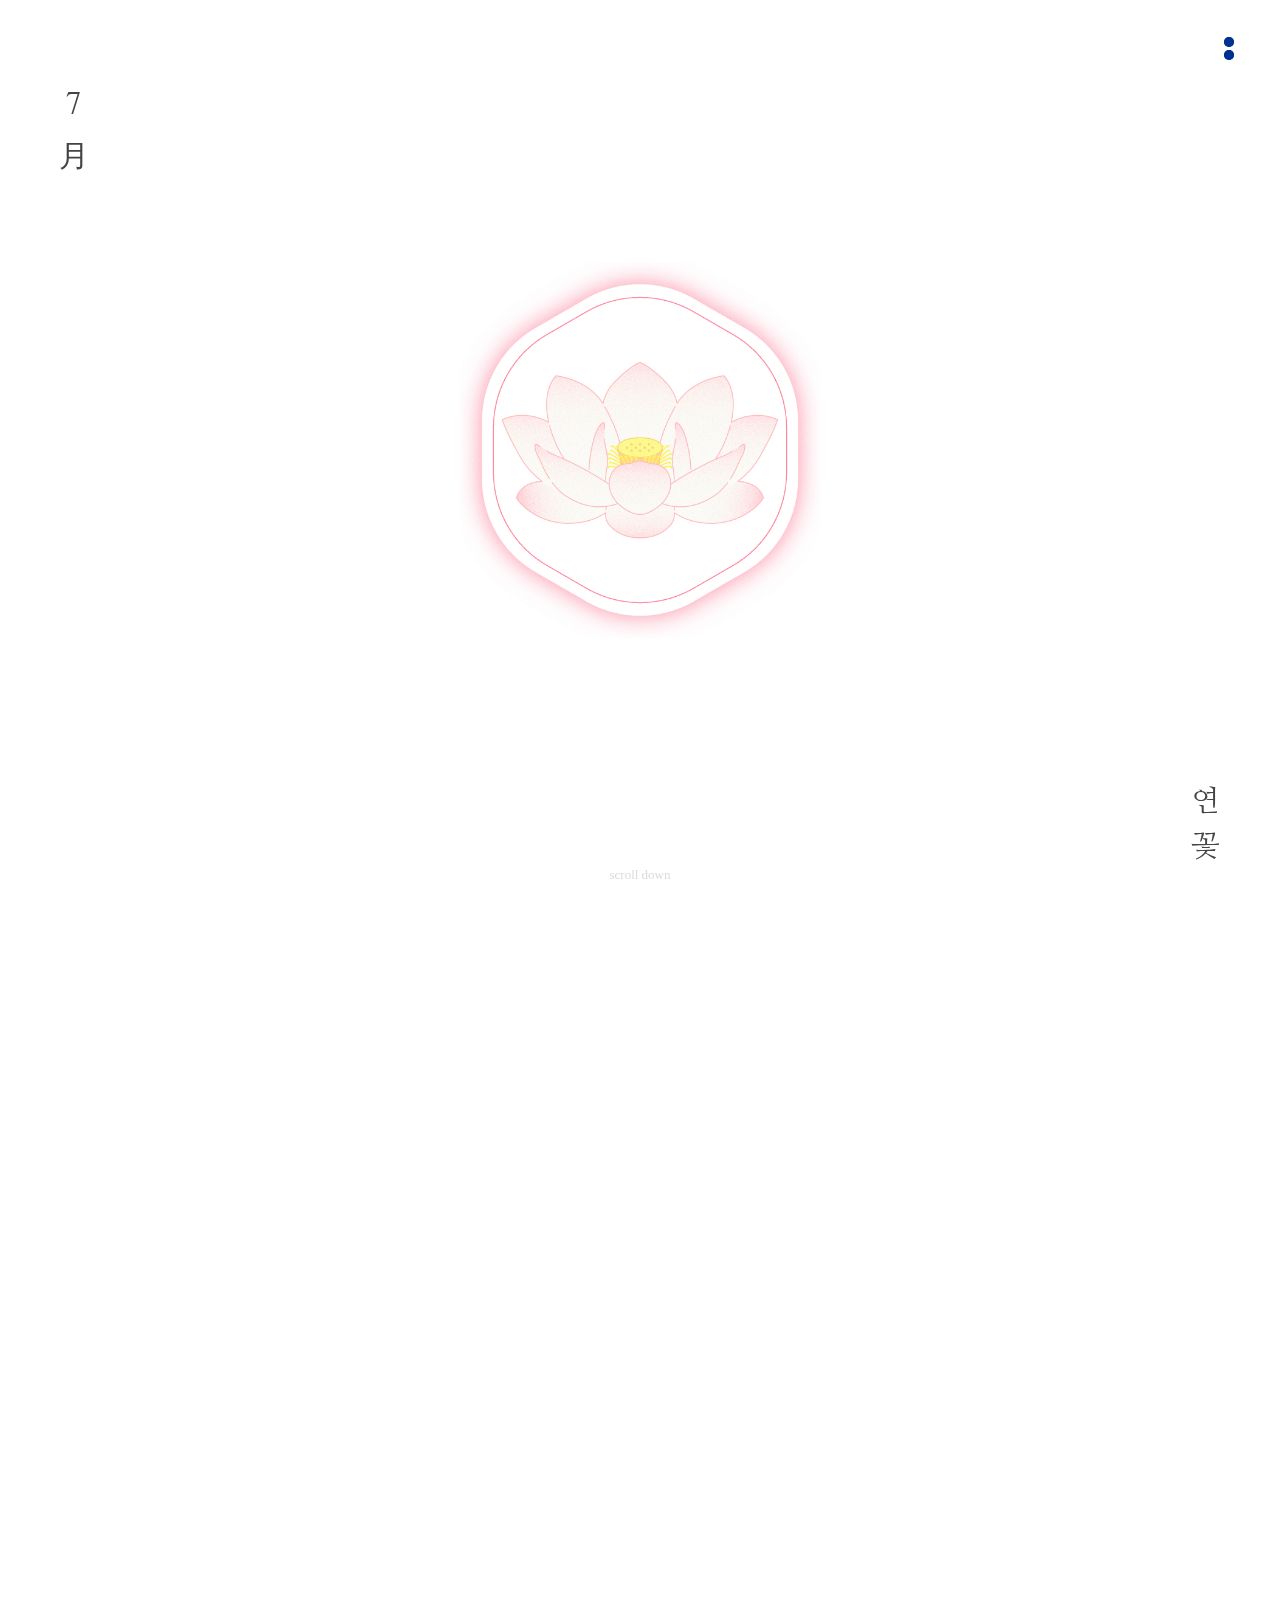
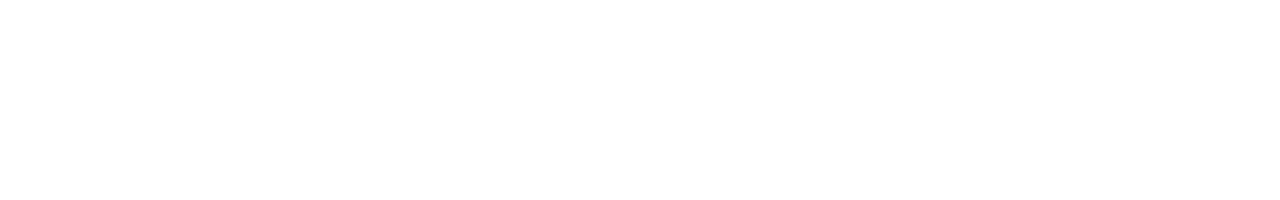
<file: 7Lotus.html>
<!doctype html>
<html>
<head>
<meta charset="UTF-8" name="viewport" content="user-scalable=no, initial-scale=1.0, maximum-scale=1.0, minimum-scale=1.0, width=device-width" />
<title>7.Lotus</title>
	<link rel="stylesheet" href="jquery.fullPage.css">
	<link href="css/bootstrap-4.4.1.css" rel="stylesheet">
<script src="https://code.jquery.com/jquery-3.6.0.min.js" integrity="sha256-/xUj+3OJU5yExlq6GSYGSHk7tPXikynS7ogEvDej/m4=" crossorigin="anonymous"></script>
	 <script src="jquery.fullPage.js"></script>	
	<script src="main.js"></script>	
	<script type="text/javascript">
<!--
// 주소창 자동 닫힘
window.addEventListener("load", function(){
setTimeout(loaded, 100);

}, false);<img src="02.jpg" width="1271" height="1270" alt=""/>

function loaded(){
window.scrollTo(0, 1);
}
//-->
</script>

</head>

<body>
	<link rel="preconnect" href="https://fonts.gstatic.com">
<link href="https://fonts.googleapis.com/css2?family=Nanum+Myeongjo&family=Noto+Sans+KR:wght@100;500;700&display=swap" rel="stylesheet">
	<style> 
		  /* -----------메뉴 내용 시작---------- */
	  nav{
		background: #fff;
		top: 0;
		left: 0;
		width: 100%;
		height:100%;
		display: flex;
		justify-content: center;
		align-items: center;
			
	}
	
	nav a{
		margin: 0px;
		font-family: 'Cormorant Garamond', serif;
		font-size: 20px;
		font-weight: 400;
		line-height: 2
	}
	
	 nav ul {
		list-style:none;
		padding: 0;
		 margin:0;
		 text-align: center;
		 
      }
      
	nav ul li{
		margin: 1rem 0;
		
	}
	nav ul li a{
		text-decoration: none;
		color: #003191;
		
	}

		a { text-decoration:none !important } a:hover { color:pink; text-decoration:none !important }
		
		
	/* -----------메뉴 내용 끝---------- */
	   
	   
	/* -----------메뉴 아이콘 시작---------- */   
input[id="menuicon"] {display:none;}
input[id="menuicon"] + label {display:block;margin: 10px 20px 0px 0px;width:10px;height:23px;right:2%; top:3%; position:fixed;cursor:pointer;}
input[id="menuicon"] + label span {display:block; position:absolute; width:100%; height:10px; border-radius:100px; background:#003191; transition:all .35s;}
input[id="menuicon"] + label span:nth-child(1) {top:0;}
input[id="menuicon"] + label span:nth-child(2) {bottom: 0;} /*  */
	input[id="menuicon"] + label span:nth-child(3) {top:0;}
input[id="menuicon"] + label span:nth-child(4) {bottom: 0;} /*  */

input[id="menuicon"]:checked + label {z-index:3;}
input[id="menuicon"]:checked + label span {background:#003191;}
input[id="menuicon"]:checked + label span:nth-child(1) {top:50%;transform:translateY(0%) rotate(0deg);}
input[id="menuicon"]:checked + label span:nth-child(2) {bottom:50%;transform:translateY(0%) rotate(0deg);}
	input[id="menuicon"]:checked + label span:nth-child(3) {top:50%;transform:translateX(50%) translateY(-50%) rotate(45deg);}
input[id="menuicon"]:checked + label span:nth-child(4) {bottom:50%;transform:translateX(-50%) translateY(50%) rotate(45deg);}
div[class="sidebar"] {width:100%;height:90%;background:#999999;position:fixed;top:-100%;right:0%;z-index:1;transition:all .45s;
        box-shadow: 0px 0px 100px -8px #eaeaea;}
	input[id="menuicon"]:checked + label + div {top:0;}
	   
	/* -----------메뉴 내용 끝---------- */   
		
	/* -----------내용---------- */  


		p.dt{
		   font-size: 50px;
		   font-family: 'Noto Sans KR', sans-serif;
			font-weight: 500;
		   line-height: 1;
		   color: #444444;
			
	   }
		p.d1{
		   font-size: 16px;
		   font-family: 'Noto Sans KR', sans-serif;
			font-weight: 700;
		   line-height: 0.5;
		   color: #444444;
		   margin: 300, 0, 300, 0;
			
		  
	   }
	   p.d2{
		   font-size: 15px;
		   font-family: 'Noto Sans KR', sans-serif;
			font-weight: 100;
		   
		   color: #444444;
		   margin-bottom: 40px;
		   
	   }
	   p.d2R{
		   font-size: 15px;
		  font-family: 'Cormorant Garamond', serif;
		   color: #444444;
		   margin: 20px 20% 0px 15%;
	   }
	   p.d3{
		   font-size: 12px;
		  font-family: 'Nanum Myeongjo', serif;
		   color: #444444;
		   margin: 5px 50px 0px 15%;
	   }
	   
	   p.ds1{
		   font-size: 15px;
		  font-family: 'Nanum Myeongjo', serif;
		   color: #444444;
		   margin: 0;
		   padding: 0;
		   text-align: center;
	   }
	   p.ds2{
		   font-size: 12px;
		  font-family: 'Nanum Myeongjo', serif;
		   color: #444444;
		   margin: 0;
		   padding: 0;
		   text-align: center;
	   }
	   
		p.t1 {
		   
		   font-size: 30px;
		   font-family: 'Nanum Myeongjo', serif;
		   padding: 30px 0px 20px 20px;
		   color: #444444;
		   writing-mode: vertical-rl;
           text-orientation: upright;
		   
	   }
		@import url('https://fonts.googleapis.com/css2?family=Cormorant+Garamond:ital@1,300&display=swap');
		
		p.t1a {
		   font-size: 20px;
		   font-family: 'Cormorant Garamond', serif;
			font-weight: 300;
			font-style: italic;
		   padding: 0px 0px 20px 20px;
		   color: #ACACAC;
		   writing-mode: vertical-rl;
           text-orientation: upright;
		   
	   }
	   p.t2 {
		   font-size: 30px;
		   font-family: 'Nanum Myeongjo', serif;
		   color: #444444;
		  
		   margin: 0px 60px 30px 0px;
		   
	   }
	   
	   p.scroll{
		   font-family: 'Cormorant Garamond', serif;
		   font-size: 13px;
		   color: #DBDBDB;
		   text-align: center;
		   position: fixed; bottom: 0; width: 100%;

	   }
		
	   img{ display: block; margin: 0px auto; }
		
		img.bottom{ position: fixed; bottom: 0; width: 100%; }
		
 img.scale-up-center {
	-webkit-animation: scale-up-center 1.0s cubic-bezier(0.390, 0.575, 0.565, 1.000) 0.1s both;
	        animation: scale-up-center 1.0s cubic-bezier(0.390, 0.575, 0.565, 1.000) 0.1s both;
}

@-webkit-keyframes scale-up-center {
  0% {
    -webkit-transform: scale(0.5);
            transform: scale(0.5);
  }
  100% {
    -webkit-transform: scale(1);
            transform: scale(1);
  }
}
@keyframes scale-up-center {
  0% {
    -webkit-transform: scale(0.5);
            transform: scale(0.5);
  }
  100% {
    -webkit-transform: scale(1);
            transform: scale(1);
  }
}

	</style>
	
	<main id="fullpage">
		 <header>
	
    </header>
	
	  <section class="section">
		<!--메뉴아이콘 시작-->
	<input type="checkbox" id="menuicon">
<label for="menuicon">
	
	<span></span>
	<span></span>
	<span></span>
	<span></span>
</label>
	<!--메뉴아이콘 끝-->
	
	<!--메뉴내용 시작-->
<div class="sidebar" width=100% height="100%" border="0" cellpadding="0" cellspacing="0">
	<nav class="menu">
		<ul>
			<li><a href="index.html">Home</a></li>
			<li><a href="month.html">Month</a></li>
			<li><a href="#">Toxic</a></li>
			<li><a href="How.html">How to make</a></li>

		</ul>
	</nav></div>	
	<!--메뉴내용 끝-->
		  
		<!--메인페이지시작-->
			<div style="width: 50%; position:fixed; top:60px; left:0;"><p class="t1">7&#26376;</p>
			</div>
		  <div class="row">
			  <div class="col-md-4"></div>
			<div class="col-md-4"><img class="scale-up-center" style="width: 95%" src="1x/07.jpg">
			</div><div class="col-md-4"></div></div>
			<div class="text-right"; style="width: 30%; position:fixed; bottom:0; right:0;"><p class="t2">연<br>꽃</p>
			</div>
		<div style="text-align: center"><p class="scroll">scroll down</p>
			</div>
		<!--메인페이지끝--></section>
		  

		
		  <section class="section">
			 <div class="container" style="width: 70%;">
		 <div class="row">
			 <div class="col-md-6">
			 <p class="t2">about</p>
				 </div> <div style="width: 100%;"></div>
				 </div>
			  </div>
			  
		<div class="container" style="width: 70%;">
		 <div class="row">
			 <div class="col-md-6">
				   <p class="d1">이름</p>
				 <p class="d2">연꽃</p>
				 <p class="d1">학명</p>
				 <p class="d2">Nelumbo nucifera Gaertner</p>
				 <p class="d1">개화시기</p>
				 <p class="d2">7월 - 8월</p>
			 </div>
			 <div class="col-md-6">
				 <p class="d1">독성</p>
				 <p class="d2">Non-Toxic</p>
				 <p class="d1">식용 조건</p>
				 <p class="d2">뿌리(연근), 잎, 꽃(연꽃, 수술포함), 씨앗(심제외) 가능</p>
				 <p class="d1">맛</p>
				 <p class="d2">구수한 맛이 주를 이루고 쓴맛이 조금 느껴진다</p>
			 </div>
			  </div>
		   	</div>
			  
			
		  </section>
		 
		  
		  
</main>
</body>
</html>
</file>
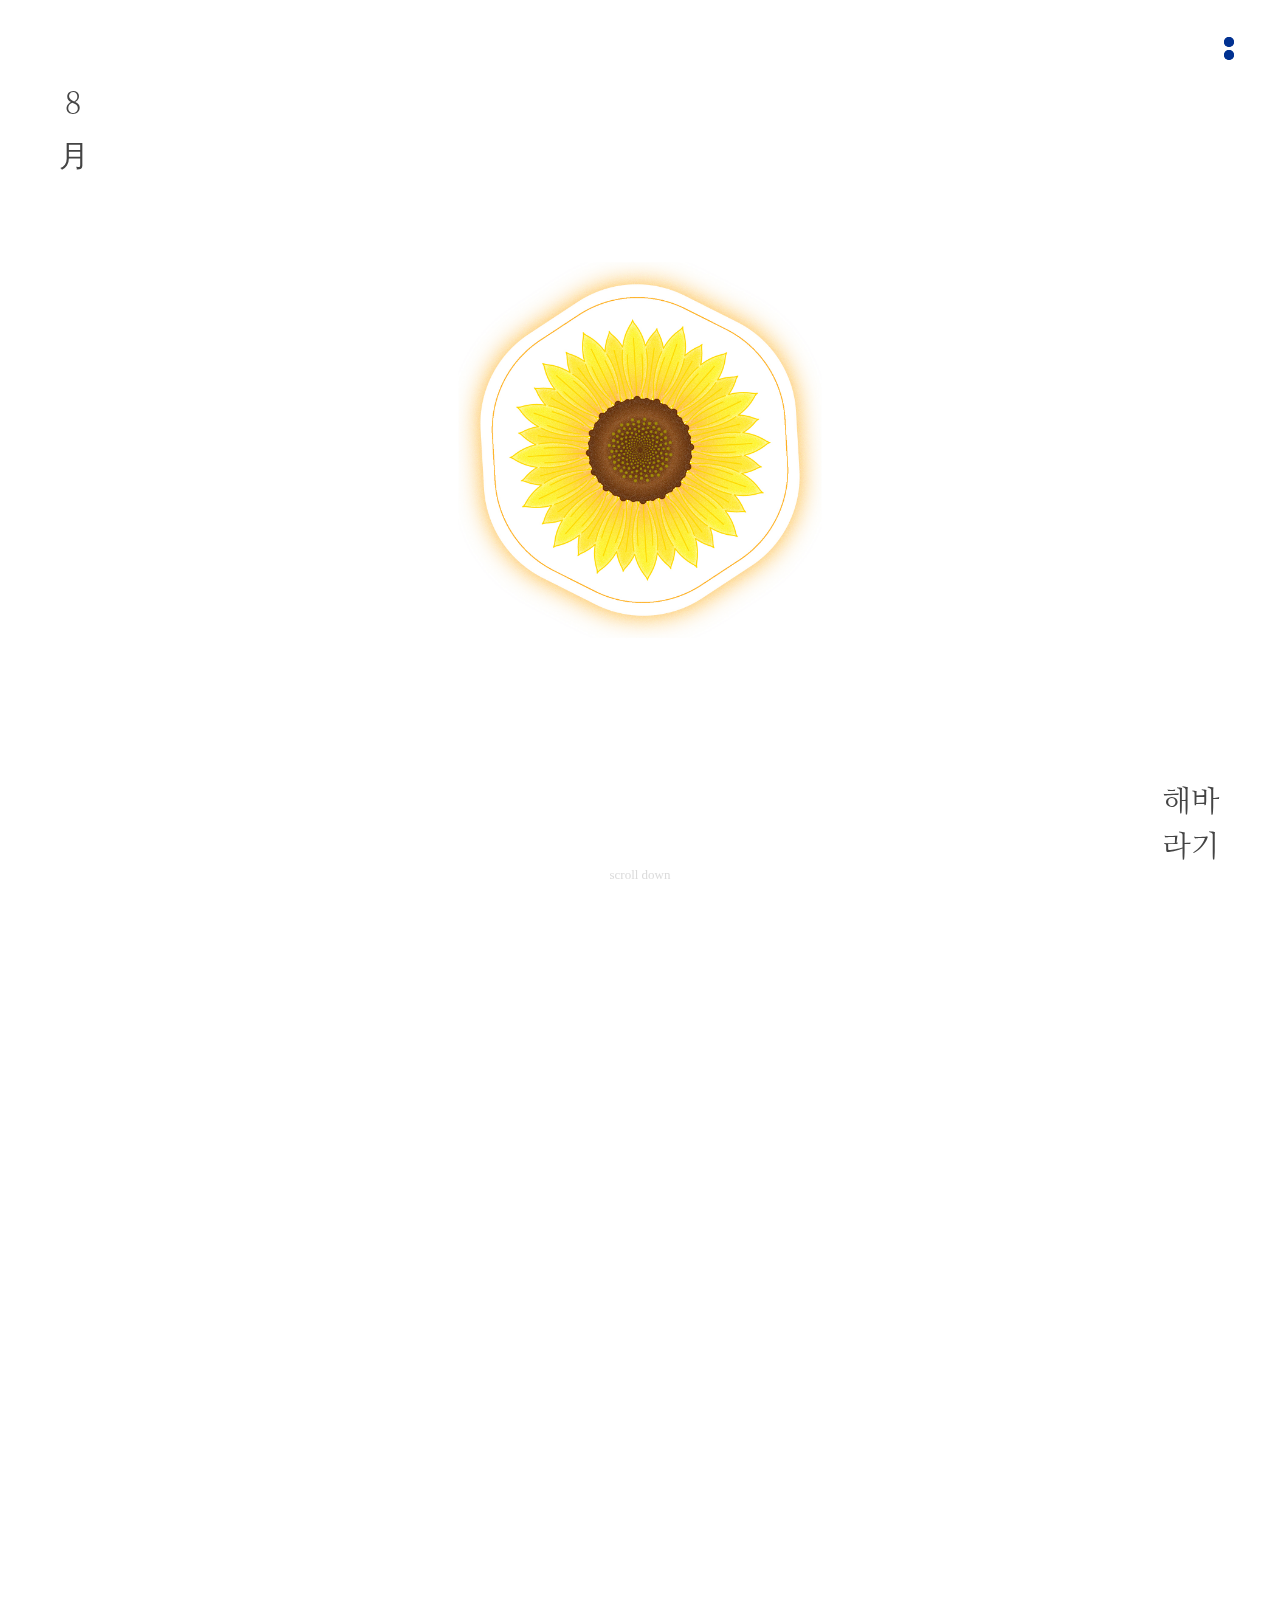
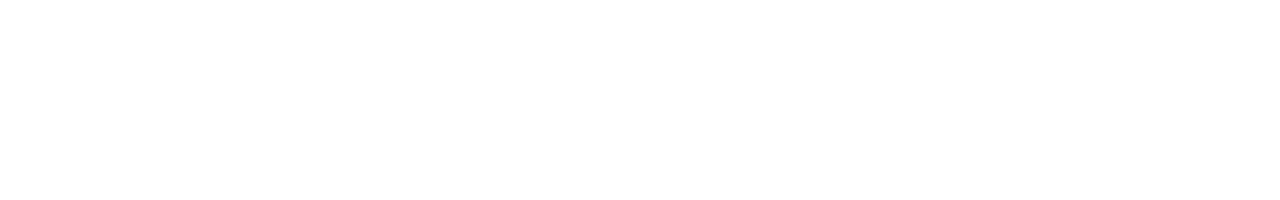
<file: 8Sunflower.html>
<!doctype html>
<html>
<head>
<meta charset="UTF-8" name="viewport" content="user-scalable=no, initial-scale=1.0, maximum-scale=1.0, minimum-scale=1.0, width=device-width" />
<title>8.Sunflower</title>
	<link rel="stylesheet" href="jquery.fullPage.css">
	<link href="css/bootstrap-4.4.1.css" rel="stylesheet">
<script src="https://code.jquery.com/jquery-3.6.0.min.js" integrity="sha256-/xUj+3OJU5yExlq6GSYGSHk7tPXikynS7ogEvDej/m4=" crossorigin="anonymous"></script>
	 <script src="jquery.fullPage.js"></script>	
	<script src="main.js"></script>	
	<script type="text/javascript">
<!--
// 주소창 자동 닫힘
window.addEventListener("load", function(){
setTimeout(loaded, 100);

}, false);<img src="02.jpg" width="1271" height="1270" alt=""/>

function loaded(){
window.scrollTo(0, 1);
}
//-->
</script>

</head>

<body>
	<link rel="preconnect" href="https://fonts.gstatic.com">
<link href="https://fonts.googleapis.com/css2?family=Nanum+Myeongjo&family=Noto+Sans+KR:wght@100;500;700&display=swap" rel="stylesheet">
	<style> 
		  /* -----------메뉴 내용 시작---------- */
	  nav{
		background: #fff;
		top: 0;
		left: 0;
		width: 100%;
		height:100%;
		display: flex;
		justify-content: center;
		align-items: center;
			
	}
	
	nav a{
		margin: 0px;
		font-family: 'Cormorant Garamond', serif;
		font-size: 20px;
		font-weight: 400;
		line-height: 2
	}
	
	 nav ul {
		list-style:none;
		padding: 0;
		 margin:0;
		 text-align: center;
		 
      }
      
	nav ul li{
		margin: 1rem 0;
		
	}
	nav ul li a{
		text-decoration: none;
		color: #003191;
		
	}

		a { text-decoration:none !important } a:hover { color:pink; text-decoration:none !important }
		
		
	/* -----------메뉴 내용 끝---------- */
	   
	   
	/* -----------메뉴 아이콘 시작---------- */   
input[id="menuicon"] {display:none;}
input[id="menuicon"] + label {display:block;margin: 10px 20px 0px 0px;width:10px;height:23px;right:2%; top:3%; position:fixed;cursor:pointer;}
input[id="menuicon"] + label span {display:block; position:absolute; width:100%; height:10px; border-radius:100px; background:#003191; transition:all .35s;}
input[id="menuicon"] + label span:nth-child(1) {top:0;}
input[id="menuicon"] + label span:nth-child(2) {bottom: 0;} /*  */
	input[id="menuicon"] + label span:nth-child(3) {top:0;}
input[id="menuicon"] + label span:nth-child(4) {bottom: 0;} /*  */

input[id="menuicon"]:checked + label {z-index:3;}
input[id="menuicon"]:checked + label span {background:#003191;}
input[id="menuicon"]:checked + label span:nth-child(1) {top:50%;transform:translateY(0%) rotate(0deg);}
input[id="menuicon"]:checked + label span:nth-child(2) {bottom:50%;transform:translateY(0%) rotate(0deg);}
	input[id="menuicon"]:checked + label span:nth-child(3) {top:50%;transform:translateX(50%) translateY(-50%) rotate(45deg);}
input[id="menuicon"]:checked + label span:nth-child(4) {bottom:50%;transform:translateX(-50%) translateY(50%) rotate(45deg);}
div[class="sidebar"] {width:100%;height:90%;background:#999999;position:fixed;top:-100%;right:0%;z-index:1;transition:all .45s;
        box-shadow: 0px 0px 100px -8px #eaeaea;}
	input[id="menuicon"]:checked + label + div {top:0;}
	   
	/* -----------메뉴 내용 끝---------- */   
		
	/* -----------내용---------- */  
	

		p.dt{
		   font-size: 50px;
		   font-family: 'Noto Sans KR', sans-serif;
			font-weight: 500;
		   line-height: 1;
		   color: #444444;
			
	   }
		p.d1{
		   font-size: 16px;
		   font-family: 'Noto Sans KR', sans-serif;
			font-weight: 700;
		   line-height: 0.5;
		   color: #444444;
		   margin: 300, 0, 300, 0;
			
		  
	   }
	   p.d2{
		   font-size: 15px;
		   font-family: 'Noto Sans KR', sans-serif;
			font-weight: 100;
		   
		   color: #444444;
		   margin-bottom: 40px;
		   
	   }
	   p.d2R{
		   font-size: 15px;
		  font-family: 'Cormorant Garamond', serif;
		   color: #444444;
		   margin: 20px 20% 0px 15%;
	   }
	   p.d3{
		   font-size: 12px;
		  font-family: 'Nanum Myeongjo', serif;
		   color: #444444;
		   margin: 5px 50px 0px 15%;
	   }
	   
	   p.ds1{
		   font-size: 15px;
		  font-family: 'Nanum Myeongjo', serif;
		   color: #444444;
		   margin: 0;
		   padding: 0;
		   text-align: center;
	   }
	   p.ds2{
		   font-size: 12px;
		  font-family: 'Nanum Myeongjo', serif;
		   color: #444444;
		   margin: 0;
		   padding: 0;
		   text-align: center;
	   }
	   
		p.t1 {
		   
		   font-size: 30px;
		   font-family: 'Nanum Myeongjo', serif;
		   padding: 30px 0px 20px 20px;
		   color: #444444;
		   writing-mode: vertical-rl;
           text-orientation: upright;
		   
	   }
		@import url('https://fonts.googleapis.com/css2?family=Cormorant+Garamond:ital@1,300&display=swap');
		
		p.t1a {
		   font-size: 20px;
		   font-family: 'Cormorant Garamond', serif;
			font-weight: 300;
			font-style: italic;
		   padding: 0px 0px 20px 20px;
		   color: #ACACAC;
		   writing-mode: vertical-rl;
           text-orientation: upright;
		   
	   }
	   p.t2 {
		   font-size: 30px;
		   font-family: 'Nanum Myeongjo', serif;
		   color: #444444;
		  
		   margin: 0px 60px 30px 0px;
		   
	   }
	   
	   p.scroll{
		   font-family: 'Cormorant Garamond', serif;
		   font-size: 13px;
		   color: #DBDBDB;
		   text-align: center;
		   position: fixed; bottom: 0; width: 100%;

	   }
		
	   img{ display: block; margin: 0px auto; }
		
		img.bottom{ position: fixed; bottom: 0; width: 100%; }
		
 img.scale-up-center {
	-webkit-animation: scale-up-center 1.0s cubic-bezier(0.390, 0.575, 0.565, 1.000) 0.1s both;
	        animation: scale-up-center 1.0s cubic-bezier(0.390, 0.575, 0.565, 1.000) 0.1s both;
}

@-webkit-keyframes scale-up-center {
  0% {
    -webkit-transform: scale(0.5);
            transform: scale(0.5);
  }
  100% {
    -webkit-transform: scale(1);
            transform: scale(1);
  }
}
@keyframes scale-up-center {
  0% {
    -webkit-transform: scale(0.5);
            transform: scale(0.5);
  }
  100% {
    -webkit-transform: scale(1);
            transform: scale(1);
  }
}

	</style>
	
	<main id="fullpage">
		 <header>
	
    </header>
	
	  <section class="section">
		<!--메뉴아이콘 시작-->
	<input type="checkbox" id="menuicon">
<label for="menuicon">
	
	<span></span>
	<span></span>
	<span></span>
	<span></span>
</label>
	<!--메뉴아이콘 끝-->
	
	<!--메뉴내용 시작-->
<div class="sidebar" width=100% height="100%" border="0" cellpadding="0" cellspacing="0">
	<nav class="menu">
		<ul>
			<li><a href="index.html">Home</a></li>
			<li><a href="month.html">Month</a></li>
			<li><a href="#">Toxic</a></li>
			<li><a href="How.html">How to make</a></li>

		</ul>
	</nav></div>	
	<!--메뉴내용 끝-->
		  
		<!--메인페이지시작-->
			<div style="width: 50%; position:fixed; top:60px; left:0;"><p class="t1">8&#26376;</p>
			</div>
		  <div class="row">
			  <div class="col-md-4"></div>
			<div class="col-md-4"><img class="scale-up-center" style="width: 95%" src="1x/08.jpg">
			</div><div class="col-md-4"></div></div>
			<div class="text-right"; style="width: 30%; position:fixed; bottom:0; right:0;"><p class="t2">해바<br>라기</p>
			</div>
		<div style="text-align: center"><p class="scroll">scroll down</p>
			</div>
		<!--메인페이지끝--></section>
		  

		
		  <section class="section">
			 <div class="container" style="width: 70%;">
		 <div class="row">
			 <div class="col-md-6">
			 <p class="t2">about</p>
				 </div> <div style="width: 100%;"></div>
				 </div>
			  </div>
			  
		<div class="container" style="width: 70%;">
		 <div class="row">
			 <div class="col-md-6">
				   <p class="d1">이름</p>
				 <p class="d2">해바라기</p>
				 <p class="d1">학명</p>
				 <p class="d2">Helianthus annuus L.</p>
				 <p class="d1">개화시기</p>
				 <p class="d2">8월 - 9월</p>
			 </div>
			 <div class="col-md-6">
				 <p class="d1">독성</p>
				 <p class="d2">Non-Toxic</p>
				 <p class="d1">식용 조건</p>
				 <p class="d2">씨앗, 잎, 꽃잎 가능</p>
				 <p class="d1">맛</p>
				 <p class="d2">구수한 맛이 주를 이루고 쓴맛이 조금 느껴진다</p>
			 </div>
			  </div>
		   	</div>
			  
			
		  </section>
		 
		  
		  
</main>
</body>
</html>
</file>
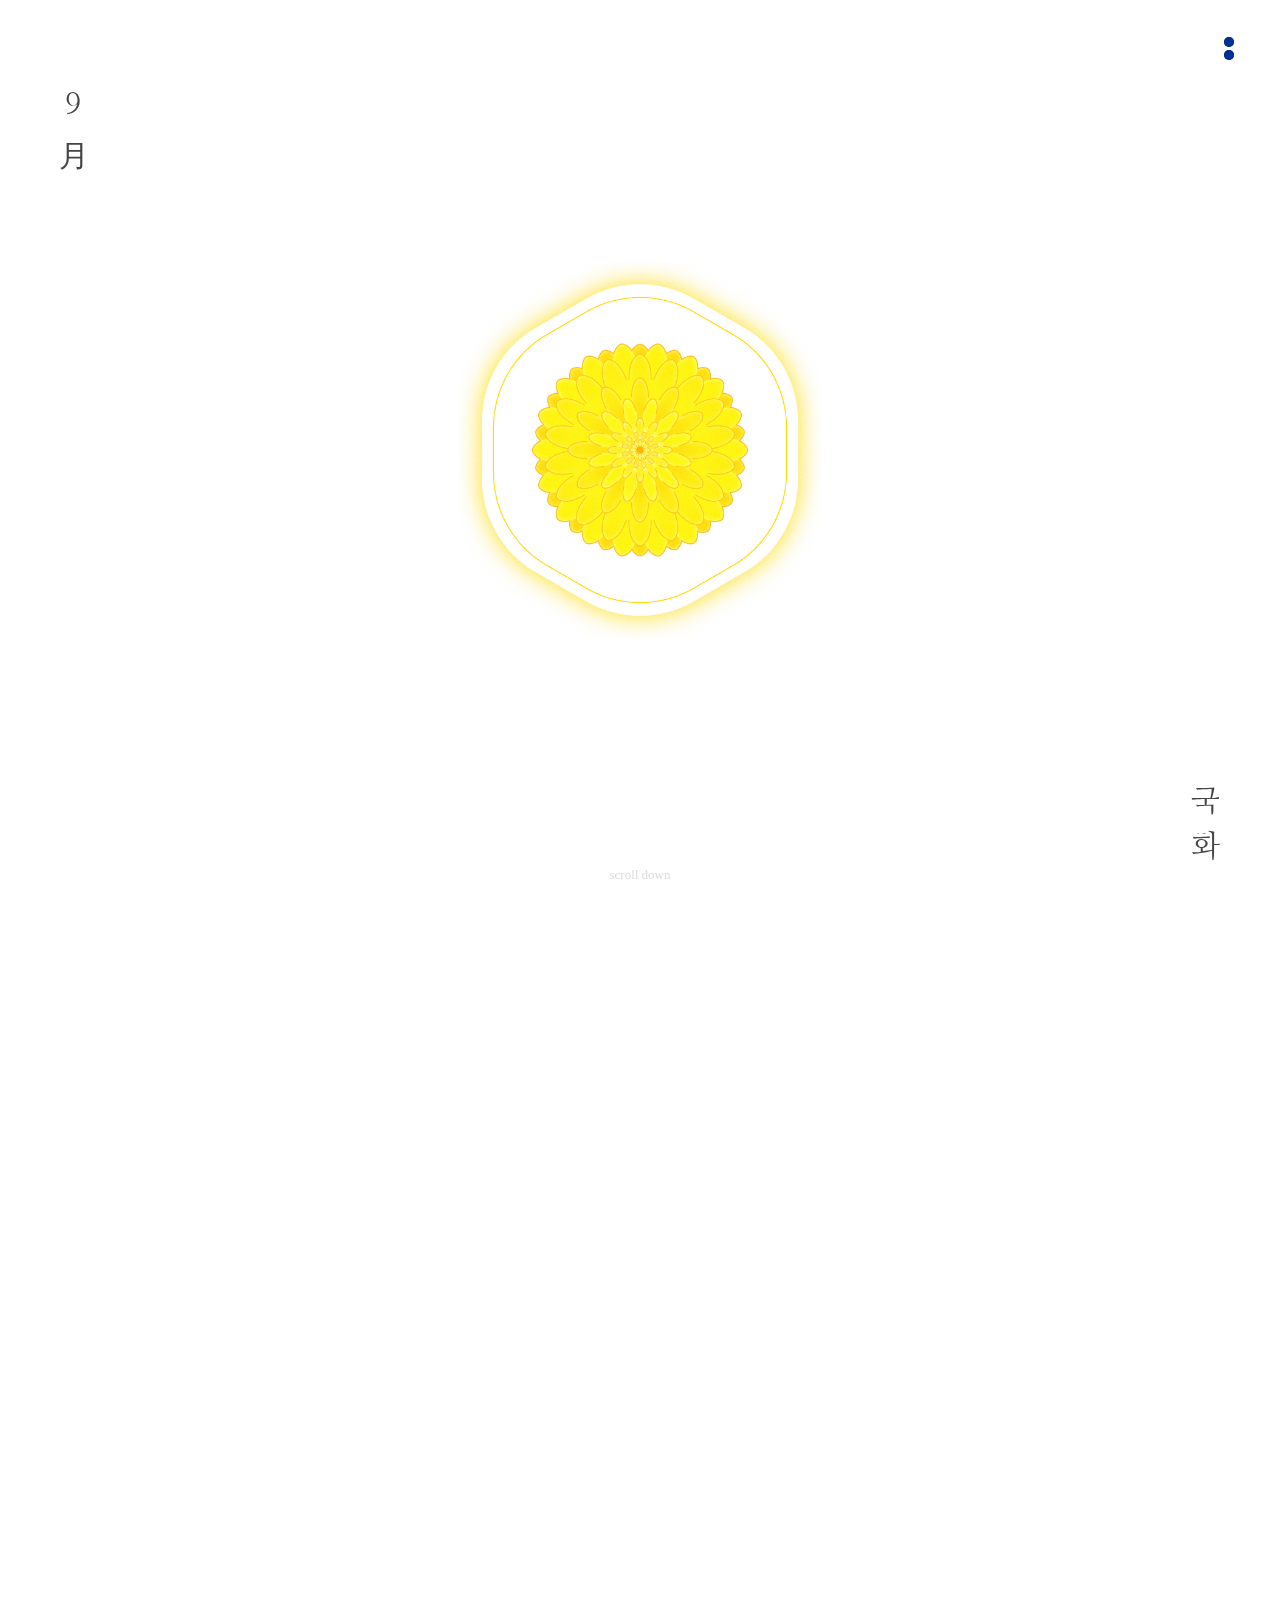
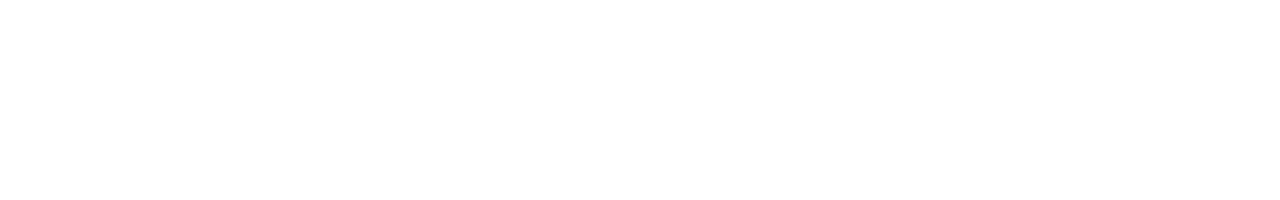
<file: 9Gukhwa.html>
<!doctype html>
<html>
<head>
<meta charset="UTF-8" name="viewport" content="user-scalable=no, initial-scale=1.0, maximum-scale=1.0, minimum-scale=1.0, width=device-width" />
<title>9.Gukwha</title>
	<link rel="stylesheet" href="jquery.fullPage.css">
	<link href="css/bootstrap-4.4.1.css" rel="stylesheet">
<script src="https://code.jquery.com/jquery-3.6.0.min.js" integrity="sha256-/xUj+3OJU5yExlq6GSYGSHk7tPXikynS7ogEvDej/m4=" crossorigin="anonymous"></script>
	 <script src="jquery.fullPage.js"></script>	
	<script src="main.js"></script>	
	<script type="text/javascript">
<!--
// 주소창 자동 닫힘
window.addEventListener("load", function(){
setTimeout(loaded, 100);

}, false);<img src="02.jpg" width="1271" height="1270" alt=""/>

function loaded(){
window.scrollTo(0, 1);
}
//-->
</script>

</head>

<body>
	<link rel="preconnect" href="https://fonts.gstatic.com">
<link href="https://fonts.googleapis.com/css2?family=Nanum+Myeongjo&family=Noto+Sans+KR:wght@100;500;700&display=swap" rel="stylesheet">
	<style> 
		  /* -----------메뉴 내용 시작---------- */
	  nav{
		background: #fff;
		top: 0;
		left: 0;
		width: 100%;
		height:100%;
		display: flex;
		justify-content: center;
		align-items: center;
			
	}
	
	nav a{
		margin: 0px;
		font-family: 'Cormorant Garamond', serif;
		font-size: 20px;
		font-weight: 400;
		line-height: 2
	}
	
	 nav ul {
		list-style:none;
		padding: 0;
		 margin:0;
		 text-align: center;
		 
      }
      
	nav ul li{
		margin: 1rem 0;
		
	}
	nav ul li a{
		text-decoration: none;
		color: #003191;
		
	}

		a { text-decoration:none !important } a:hover { color:pink; text-decoration:none !important }
		
		
	/* -----------메뉴 내용 끝---------- */
	   
	   
	/* -----------메뉴 아이콘 시작---------- */   
input[id="menuicon"] {display:none;}
input[id="menuicon"] + label {display:block;margin: 10px 20px 0px 0px;width:10px;height:23px;right:2%; top:3%; position:fixed;cursor:pointer;}
input[id="menuicon"] + label span {display:block; position:absolute; width:100%; height:10px; border-radius:100px; background:#003191; transition:all .35s;}
input[id="menuicon"] + label span:nth-child(1) {top:0;}
input[id="menuicon"] + label span:nth-child(2) {bottom: 0;} /*  */
	input[id="menuicon"] + label span:nth-child(3) {top:0;}
input[id="menuicon"] + label span:nth-child(4) {bottom: 0;} /*  */

input[id="menuicon"]:checked + label {z-index:3;}
input[id="menuicon"]:checked + label span {background:#003191;}
input[id="menuicon"]:checked + label span:nth-child(1) {top:50%;transform:translateY(0%) rotate(0deg);}
input[id="menuicon"]:checked + label span:nth-child(2) {bottom:50%;transform:translateY(0%) rotate(0deg);}
	input[id="menuicon"]:checked + label span:nth-child(3) {top:50%;transform:translateX(50%) translateY(-50%) rotate(45deg);}
input[id="menuicon"]:checked + label span:nth-child(4) {bottom:50%;transform:translateX(-50%) translateY(50%) rotate(45deg);}
div[class="sidebar"] {width:100%;height:90%;background:#999999;position:fixed;top:-100%;right:0%;z-index:1;transition:all .45s;
        box-shadow: 0px 0px 100px -8px #eaeaea;}
	input[id="menuicon"]:checked + label + div {top:0;}
	   
	/* -----------메뉴 내용 끝---------- */   
		
	/* -----------내용---------- */  
		

		p.dt{
		   font-size: 50px;
		   font-family: 'Noto Sans KR', sans-serif;
			font-weight: 500;
		   line-height: 1;
		   color: #444444;
			
	   }
		p.d1{
		   font-size: 16px;
		   font-family: 'Noto Sans KR', sans-serif;
			font-weight: 700;
		   line-height: 0.5;
		   color: #444444;
		   margin: 300, 0, 300, 0;
			
		  
	   }
	   p.d2{
		   font-size: 15px;
		   font-family: 'Noto Sans KR', sans-serif;
			font-weight: 100;
		   
		   color: #444444;
		   margin-bottom: 40px;
		   
	   }
	   p.d2R{
		   font-size: 15px;
		  font-family: 'Cormorant Garamond', serif;
		   color: #444444;
		   margin: 20px 20% 0px 15%;
	   }
	   p.d3{
		   font-size: 12px;
		  font-family: 'Nanum Myeongjo', serif;
		   color: #444444;
		   margin: 5px 50px 0px 15%;
	   }
	   
	   p.ds1{
		   font-size: 15px;
		  font-family: 'Nanum Myeongjo', serif;
		   color: #444444;
		   margin: 0;
		   padding: 0;
		   text-align: center;
	   }
	   p.ds2{
		   font-size: 12px;
		  font-family: 'Nanum Myeongjo', serif;
		   color: #444444;
		   margin: 0;
		   padding: 0;
		   text-align: center;
	   }
	   
		p.t1 {
		   
		   font-size: 30px;
		   font-family: 'Nanum Myeongjo', serif;
		   padding: 30px 0px 20px 20px;
		   color: #444444;
		   writing-mode: vertical-rl;
           text-orientation: upright;
		   
	   }
		@import url('https://fonts.googleapis.com/css2?family=Cormorant+Garamond:ital@1,300&display=swap');
		
		p.t1a {
		   font-size: 20px;
		   font-family: 'Cormorant Garamond', serif;
			font-weight: 300;
			font-style: italic;
		   padding: 0px 0px 20px 20px;
		   color: #ACACAC;
		   writing-mode: vertical-rl;
           text-orientation: upright;
		   
	   }
	   p.t2 {
		   font-size: 30px;
		   font-family: 'Nanum Myeongjo', serif;
		   color: #444444;
		  
		   margin: 0px 60px 30px 0px;
		   
	   }
	   
	   p.scroll{
		   font-family: 'Cormorant Garamond', serif;
		   font-size: 13px;
		   color: #DBDBDB;
		   text-align: center;
		   position: fixed; bottom: 0; width: 100%;

	   }
		
	   img{ display: block; margin: 0px auto; }
		
		img.bottom{ position: fixed; bottom: 0; width: 100%; }
		
 img.scale-up-center {
	-webkit-animation: scale-up-center 1.0s cubic-bezier(0.390, 0.575, 0.565, 1.000) 0.1s both;
	        animation: scale-up-center 1.0s cubic-bezier(0.390, 0.575, 0.565, 1.000) 0.1s both;
}

@-webkit-keyframes scale-up-center {
  0% {
    -webkit-transform: scale(0.5);
            transform: scale(0.5);
  }
  100% {
    -webkit-transform: scale(1);
            transform: scale(1);
  }
}
@keyframes scale-up-center {
  0% {
    -webkit-transform: scale(0.5);
            transform: scale(0.5);
  }
  100% {
    -webkit-transform: scale(1);
            transform: scale(1);
  }
}

	</style>
	
	<main id="fullpage">
		 <header>
	
    </header>
	
	  <section class="section">
		<!--메뉴아이콘 시작-->
	<input type="checkbox" id="menuicon">
<label for="menuicon">
	
	<span></span>
	<span></span>
	<span></span>
	<span></span>
</label>
	<!--메뉴아이콘 끝-->
	
	<!--메뉴내용 시작-->
<div class="sidebar" width=100% height="100%" border="0" cellpadding="0" cellspacing="0">
	<nav class="menu">
		<ul>
			<li><a href="index.html">Home</a></li>
			<li><a href="month.html">Month</a></li>
			<li><a href="#">Toxic</a></li>
			<li><a href="How.html">How to make</a></li>

		</ul>
	</nav></div>	
	<!--메뉴내용 끝-->
		  
		<!--메인페이지시작-->
			<div style="width: 50%; position:fixed; top:60px; left:0;"><p class="t1">9&#26376;</p>
			</div>
		  <div class="row">
			  <div class="col-md-4"></div>
			<div class="col-md-4"><img class="scale-up-center" style="width: 95%" src="1x/09.jpg">
			</div><div class="col-md-4"></div></div>
			<div class="text-right"; style="width: 30%; position:fixed; bottom:0; right:0;"><p class="t2">국<br>화</p>
			</div>
		<div style="text-align: center"><p class="scroll">scroll down</p>
			</div>
		<!--메인페이지끝--></section>
		  

		
		  <section class="section">
			 <div class="container" style="width: 70%;">
		 <div class="row">
			 <div class="col-md-6">
			 <p class="t2">about</p>
				 </div> <div style="width: 100%;"></div>
				 </div>
			  </div>
			  
		<div class="container" style="width: 70%;">
		 <div class="row">
			 <div class="col-md-6">
				   <p class="d1">이름</p>
				 <p class="d2">국화</p>
				 <p class="d1">학명</p>
				 <p class="d2">Chrysanthemum morifolium Ramat.</p>
				 <p class="d1">개화시기</p>
				 <p class="d2">7월 - 9월</p>
			 </div>
			 <div class="col-md-6">
				 <p class="d1">독성</p>
				 <p class="d2">Non-Toxic</p>
				 <p class="d1">식용 조건</p>
				 <p class="d2">꽃, 전초(:전체) 가능</p>
				 <p class="d1">맛</p>
				 <p class="d2">구수한 맛이 주를 이루고 쓴맛이 조금 느껴진다</p>
			 </div>
			  </div>
		   	</div>
			  
			
		  </section>
		 
		  
		  
</main>
</body>
</html>
</file>
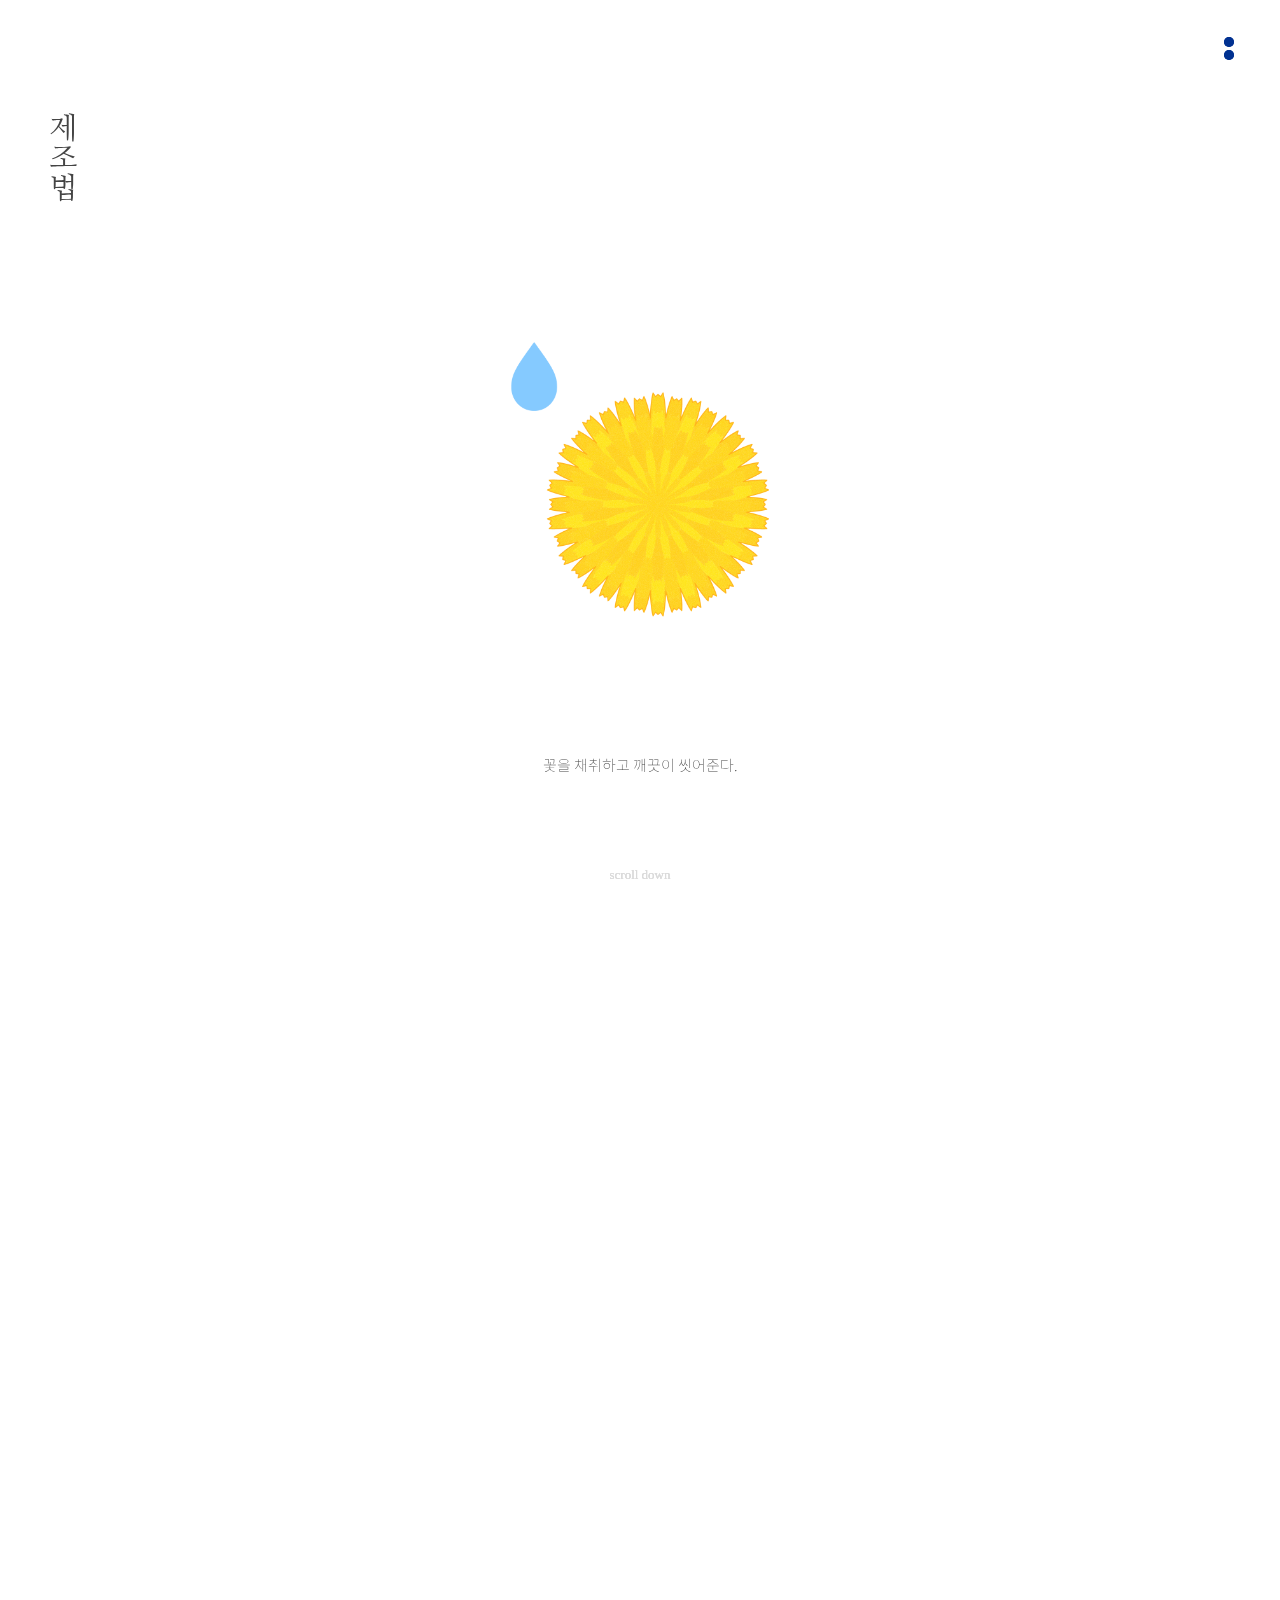
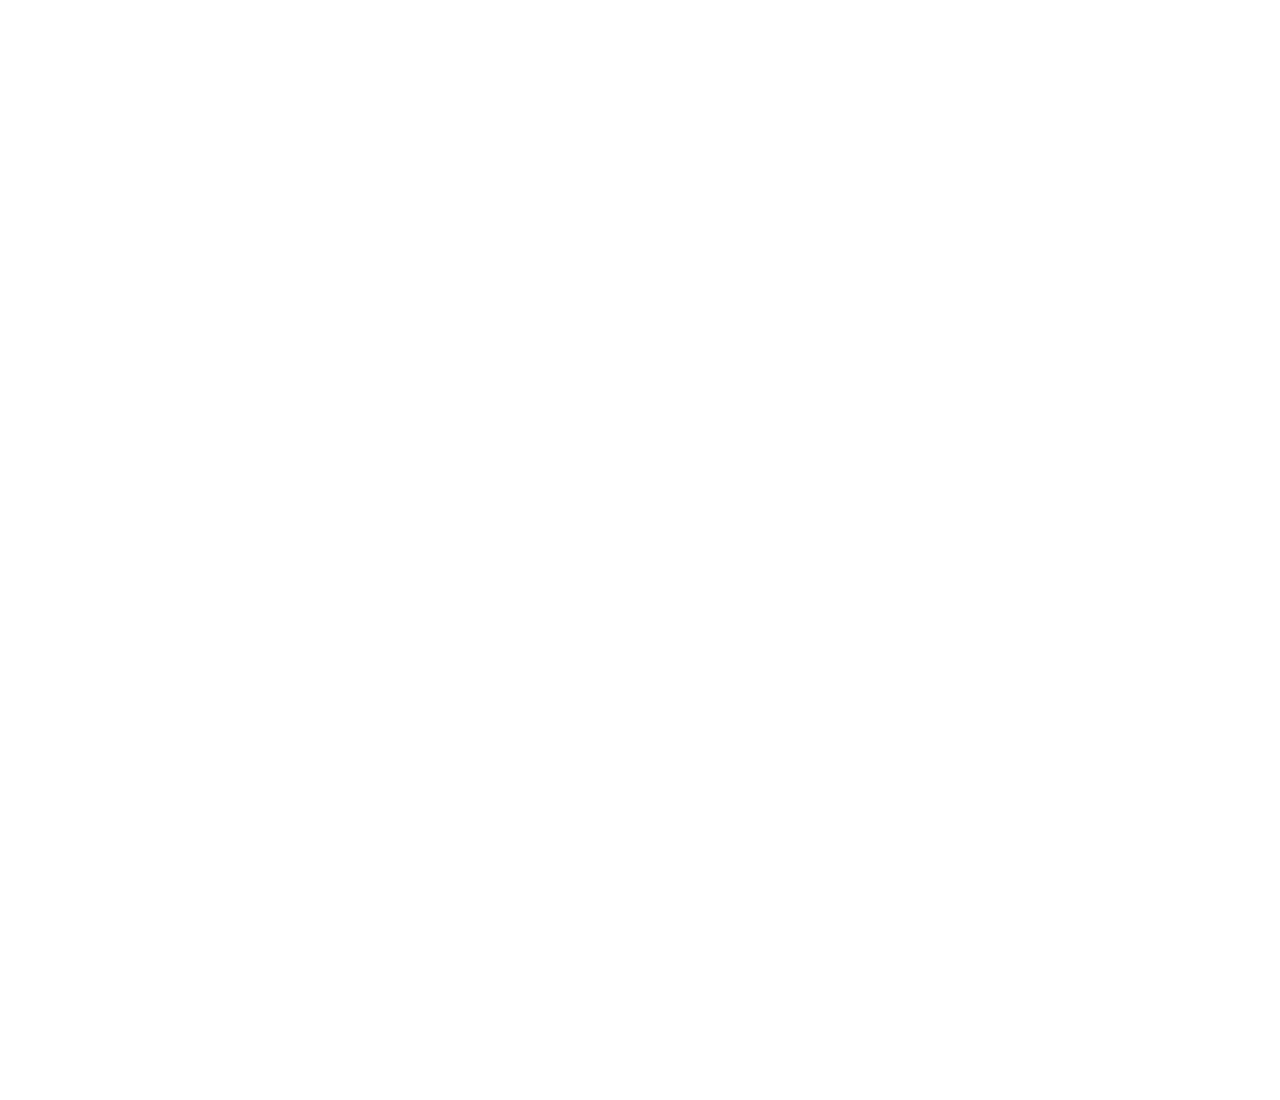
<file: How.html>
<!doctype html>
<html>
<head>
<meta charset="UTF-8" name="viewport" content="user-scalable=no, initial-scale=1.0, maximum-scale=1.0, minimum-scale=1.0, width=device-width" />
<title>10.Gujeolcho</title>
	<link rel="stylesheet" href="jquery.fullPage.css">
	<link href="css/bootstrap-4.4.1.css" rel="stylesheet">
<script src="https://code.jquery.com/jquery-3.6.0.min.js" integrity="sha256-/xUj+3OJU5yExlq6GSYGSHk7tPXikynS7ogEvDej/m4=" crossorigin="anonymous"></script>
	 <script src="jquery.fullPage.js"></script>	
	<script src="main.js"></script>	
	<script type="text/javascript">
<!--
// 주소창 자동 닫힘
window.addEventListener("load", function(){
setTimeout(loaded, 100);

}, false);<img src="02.jpg" width="1271" height="1270" alt=""/>

function loaded(){
window.scrollTo(0, 1);
}
//-->
</script>

</head>

<body>
	<link rel="preconnect" href="https://fonts.gstatic.com">
<link href="https://fonts.googleapis.com/css2?family=Nanum+Myeongjo&family=Noto+Sans+KR:wght@100;500;700&display=swap" rel="stylesheet">
	<style> 
		  /* -----------메뉴 내용 시작---------- */
	  nav{
		background: #fff;
		top: 0;
		left: 0;
		width: 100%;
		height:100%;
		display: flex;
		justify-content: center;
		align-items: center;
			
	}
	
	nav a{
		margin: 0px;
		font-family: 'Cormorant Garamond', serif;
		font-size: 20px;
		font-weight: 400;
		line-height: 2
	}
	
	 nav ul {
		list-style:none;
		padding: 0;
		 margin:0;
		 text-align: center;
		 
      }
      
	nav ul li{
		margin: 1rem 0;
		
	}
	nav ul li a{
		text-decoration: none;
		color: #003191;
		
	}

		a { text-decoration:none !important } a:hover { color:pink; text-decoration:none !important }
		
		
	/* -----------메뉴 내용 끝---------- */
	   
	   
	/* -----------메뉴 아이콘 시작---------- */   
input[id="menuicon"] {display:none;}
input[id="menuicon"] + label {display:block;margin: 10px 20px 0px 0px;width:10px;height:23px;right:2%; top:3%; position:fixed;cursor:pointer;}
input[id="menuicon"] + label span {display:block; position:absolute; width:100%; height:10px; border-radius:100px; background:#003191; transition:all .35s;}
input[id="menuicon"] + label span:nth-child(1) {top:0;}
input[id="menuicon"] + label span:nth-child(2) {bottom: 0;} /*  */
	input[id="menuicon"] + label span:nth-child(3) {top:0;}
input[id="menuicon"] + label span:nth-child(4) {bottom: 0;} /*  */

input[id="menuicon"]:checked + label {z-index:3;}
input[id="menuicon"]:checked + label span {background:#003191;}
input[id="menuicon"]:checked + label span:nth-child(1) {top:50%;transform:translateY(0%) rotate(0deg);}
input[id="menuicon"]:checked + label span:nth-child(2) {bottom:50%;transform:translateY(0%) rotate(0deg);}
	input[id="menuicon"]:checked + label span:nth-child(3) {top:50%;transform:translateX(50%) translateY(-50%) rotate(45deg);}
input[id="menuicon"]:checked + label span:nth-child(4) {bottom:50%;transform:translateX(-50%) translateY(50%) rotate(45deg);}
div[class="sidebar"] {width:100%;height:90%;background:#999999;position:fixed;top:-100%;right:0%;z-index:1;transition:all .45s;
        box-shadow: 0px 0px 100px -8px #eaeaea;}
	input[id="menuicon"]:checked + label + div {top:0;}
	   
	/* -----------메뉴 내용 끝---------- */   
		
	/* -----------내용---------- */  
	

		p.dt{
		   font-size: 50px;
		   font-family: 'Noto Sans KR', sans-serif;
			font-weight: 500;
		   line-height: 1;
		   color: #444444;
			
	   }
		p.d1{
		   font-size: 16px;
		   font-family: 'Noto Sans KR', sans-serif;
			font-weight: 700;
		   line-height: 0.5;
		   color: #444444;
		   margin: 300, 0, 300, 0;
			
		  
	   }
	   p.d2{
		   font-size: 15px;
		   font-family: 'Noto Sans KR', sans-serif;
			font-weight: 100;
		   
		   color: #444444;
		   margin-bottom: 40px;
		   
	   }
	   p.d2R{
		   font-size: 15px;
		  font-family: 'Cormorant Garamond', serif;
		   color: #444444;
		   margin: 20px 20% 0px 15%;
	   }
	   p.d3{
		   font-size: 12px;
		  font-family: 'Nanum Myeongjo', serif;
		   color: #444444;
		   margin: 5px 50px 0px 15%;
	   }
	   
	   p.ds1{
		   font-size: 15px;
		  font-family: 'Nanum Myeongjo', serif;
		   color: #444444;
		   margin: 0;
		   padding: 0;
		   text-align: center;
	   }
	   p.ds2{
		   font-size: 12px;
		  font-family: 'Nanum Myeongjo', serif;
		   color: #444444;
		   margin: 0;
		   padding: 0;
		   text-align: center;
	   }
	   
		p.t1 {
		   
		   font-size: 30px;
		   font-family: 'Nanum Myeongjo', serif;
		   padding: 0px 0px 100px 20px;
			margin: 30px 0px 100px 20px;
			
   color: #444444;
		   writing-mode: vertical-rl;
           text-orientation: upright;
		   
	   }
		@import url('https://fonts.googleapis.com/css2?family=Cormorant+Garamond:ital@1,300&display=swap');
		
		p.t1a {
		   font-size: 30px;
		   font-family: 'Cormorant Garamond', serif;
			font-weight: 300;
			font-style: italic;
		   padding: 0px 0px 20px 20px;
		   color: #ACACAC;
		   writing-mode: vertical-rl;
           text-orientation: upright;
		   
	   }
	   p.t2 {
		   font-size: 30px;
		   font-family: 'Nanum Myeongjo', serif;
		   color: #444444;
		  
		   margin: 20px 60px 20px 0px;
		   
	   }
	   
	   p.scroll{
		   font-family: 'Cormorant Garamond', serif;
		   font-size: 13px;
		   color: #DBDBDB;
		   text-align: center;
		   position: fixed; bottom: 0; width: 100%;

	   }
		
	   img{ display: block; margin: -100px auto 100px auto; 
		}
		
		
		
 img.scale-up-center {
	-webkit-animation: scale-up-center 1.0s cubic-bezier(0.390, 0.575, 0.565, 1.000) 0.1s both;
	        animation: scale-up-center 1.0s cubic-bezier(0.390, 0.575, 0.565, 1.000) 0.1s both;
}

@-webkit-keyframes scale-up-center {
  0% {
    -webkit-transform: scale(0.5);
            transform: scale(0.5);
  }
  100% {
    -webkit-transform: scale(1);
            transform: scale(1);
  }
}
@keyframes scale-up-center {
  0% {
    -webkit-transform: scale(0.5);
            transform: scale(0.5);
  }
  100% {
    -webkit-transform: scale(1);
            transform: scale(1);
  }
}

	</style>
	
	<main id="fullpage">
		 <header>
	
    </header>
	
	  <section class="section">
		<!--메뉴아이콘 시작-->
	<input type="checkbox" id="menuicon">
<label for="menuicon">
	
	<span></span>
	<span></span>
	<span></span>
	<span></span>
</label>
	<!--메뉴아이콘 끝-->
	
	<!--메뉴내용 시작-->
<div class="sidebar" width=100% height="100%" border="0" cellpadding="0" cellspacing="0">
	<nav class="menu">
		<ul>
			<li><a href="index.html">Home</a></li>
			<li><a href="month.html">Month</a></li>
			<li><a href="#">Toxic</a></li>
			<li><a href="How.html">How to make</a></li>

		</ul>
	</nav></div>	
	<!--메뉴내용 끝-->
		  
		<!--메인페이지시작-->
			<div style="width: 100%; position:sticky; top:0; left:0;"><p class="t1">제조법</p>
			<div><img class="scale-up-center" style="width: 350px" src="1x/how1.png">
			</div>
				
			<div class="center"; style="width: 100%;">
				
				<p class="d2" style="text-align: center;">꽃을 채취하고 깨끗이 씻어준다.</p>
			</div>
				<div style="width: 100%; height: 5%"></div>
		<div style="text-align: center"><p class="scroll">scroll down</p>
			</div></div>
		<!--메인페이지끝--></section>
		  

		
		  <section class="section">
			
			  
			<div style="width: 100%; position:sticky; top:0; left:0;"><p class="t1">제조법</p>
			<div><img class="scale-up-center" style="width: 350px" src="1x/how2.png">
			</div>
				
			<div class="center"; style="width: 100%;">
				
				<p class="d2" style="text-align: center;">씻은 꽃을 화선지에 펼쳐 습기를 제거하고 통풍 잘되는 4~7일 정도 그늘에서 말린다.</p>
			</div>
				<div style="width: 100%; height: 5%"></div>
		<div style="text-align: center"><p class="scroll">scroll down</p>
			</div></div> 
		  </section>
		 
		<section class="section">
	
			<div style="width: 100%; position:sticky; top:0; left:0;"><p class="t1">제조법</p>
			<div><img class="scale-up-center" style="width: 350px" src="1x/how3.png">
			</div>
				
			<div class="center"; style="width: 100%;">
				
				<p class="d2" style="text-align: center;">적당히 마르면 다시 햇빛에서 한시간 말리고 밀폐용기에 제습제와 함께 담는다.</p>
			</div>
				<div style="width: 100%; height: 5%"></div>
		<div style="text-align: center"><p class="scroll">scroll down</p>
			</div></div> 
		  </section>
		 
		  
		  
</main>
</body>
</html>
</file>
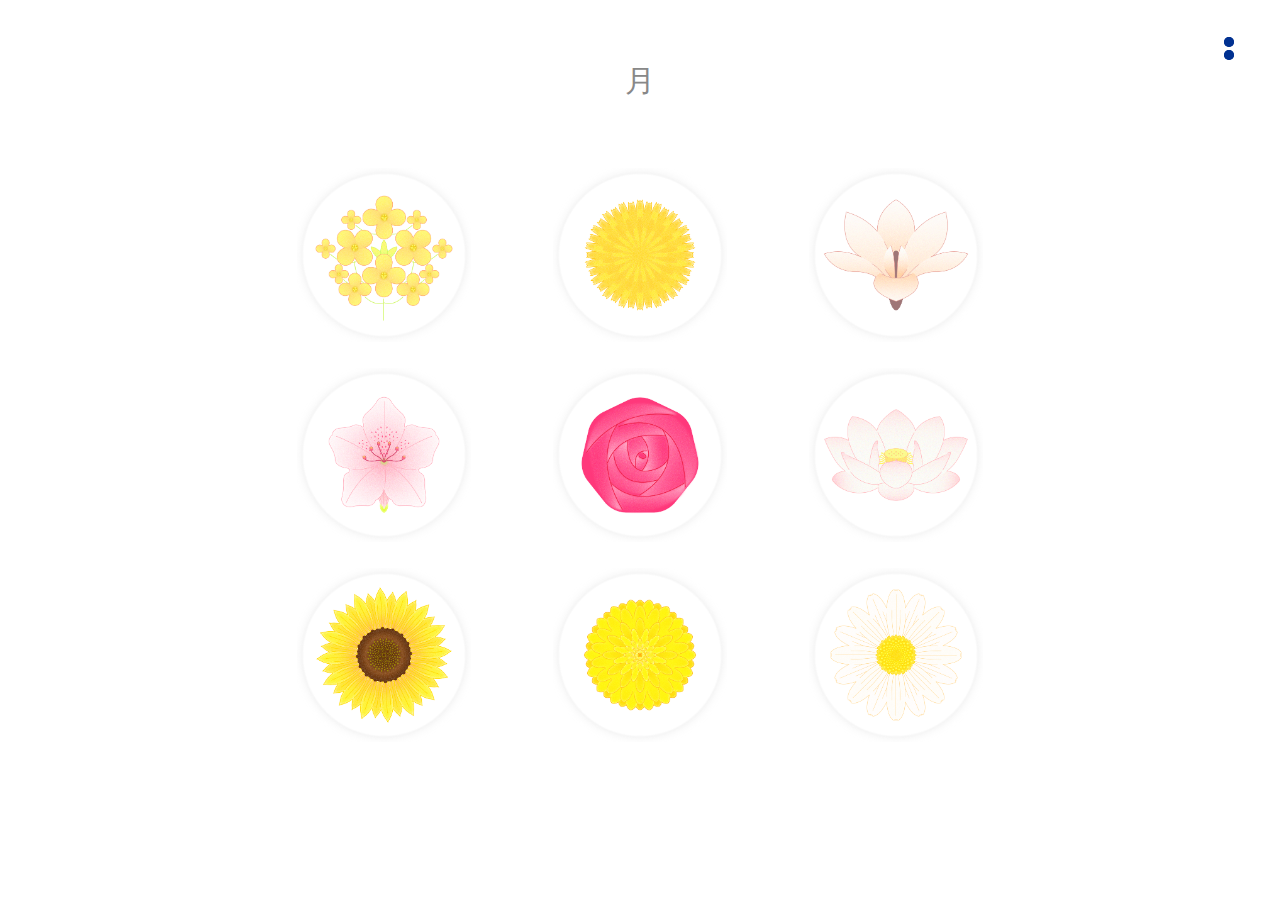
<file: month.html>
<!DOCTYPE html>
<html lang="en">
  <head>
    <meta charset="UTF-8" name="viewport" content="user-scalable=no, initial-scale=1.0, maximum-scale=1.0, minimum-scale=1.0, width=device-width" />
    <title>Month</title>
    	<link rel="stylesheet" href="jquery.fullPage.css">
	<link href="css/bootstrap-4.4.1.css" rel="stylesheet">
<script src="https://code.jquery.com/jquery-3.6.0.min.js" integrity="sha256-/xUj+3OJU5yExlq6GSYGSHk7tPXikynS7ogEvDej/m4=" crossorigin="anonymous"></script>
	 <script src="jquery.fullPage.js"></script>	
	<script src="main.js"></script>	
<script type="text/javascript">
<!--
// 주소창 자동 닫힘
window.addEventListener("load", function(){
setTimeout(loaded, 100);

}, false);

function loaded(){
window.scrollTo(0, 1);
}
//-->
</script>
  </head>
	
  <body>
	  <link rel="preconnect" href="https://fonts.gstatic.com">
<link href="https://fonts.googleapis.com/css2?family=Nanum+Myeongjo&family=Noto+Sans+KR:wght@100;500;700&display=swap" rel="stylesheet">
	  <style>
	   
	   
	   /* -----------메뉴 내용 시작---------- */
	  nav{
		background: #fff;
		top: 0;
		left: 0;
		width: 100%;
		height:100%;
		display: flex;
		justify-content: center;
		align-items: center;
			
	}
	
	nav a{
		margin: 0px;
		font-family: 'Cormorant Garamond', serif;
		font-size: 20px;
		font-weight: 400;
		line-height: 2
	}
	
	 nav ul {
		list-style:none;
		padding: 0;
		 margin:0;
		 text-align: center;
		 
      }
      
	nav ul li{
		margin: 1rem 0;
		
	}
	nav ul li a{
		text-decoration: none;
		color: #003191;
		
	}
	
		@keyframes fadeInLeft{
			0% {opacity: 0; transform: translateX(-25%);}
			100% {opacity: 1; transform: translateX(0%);}
		}
		a { text-decoration:none !important } a:hover { color:pink; text-decoration:none !important }
	/* -----------메뉴 내용 끝---------- */
	   
	   
	/* -----------메뉴 아이콘 시작---------- */   
input[id="menuicon"] {display:none;}
input[id="menuicon"] + label {display:block;margin: 10px 20px 0px 0px;width:10px;height:23px;right:2%; top:3%; position:fixed;cursor:pointer;}
input[id="menuicon"] + label span {display:block; position:absolute; width:100%; height:10px; border-radius:100px; background:#003191; transition:all .35s;}
input[id="menuicon"] + label span:nth-child(1) {top:0;}
input[id="menuicon"] + label span:nth-child(2) {bottom: 0;} /*  */
	input[id="menuicon"] + label span:nth-child(3) {top:0;}
input[id="menuicon"] + label span:nth-child(4) {bottom: 0;} /*  */

input[id="menuicon"]:checked + label {z-index:3;}
input[id="menuicon"]:checked + label span {background:#003191;}
input[id="menuicon"]:checked + label span:nth-child(1) {top:50%;transform:translateY(0%) rotate(0deg);}
input[id="menuicon"]:checked + label span:nth-child(2) {bottom:50%;transform:translateY(0%) rotate(0deg);}
	input[id="menuicon"]:checked + label span:nth-child(3) {top:50%;transform:translateX(50%) translateY(-50%) rotate(45deg);}
input[id="menuicon"]:checked + label span:nth-child(4) {bottom:50%;transform:translateX(-50%) translateY(50%) rotate(45deg);}
div[class="sidebar"] {width:100%;height:90%;background:#999999;position:fixed;top:-100%;right:0%;z-index:1;transition:all .45s;
        box-shadow: 0px 0px 100px -8px #eaeaea;}
	input[id="menuicon"]:checked + label + div {top:0;}
	   
	/* -----------메뉴 내용 끝---------- */   
	   
	   
	 /* ----------- 내용 css---------- */
	   p.t1 {
		   
		   font-size: 30px;
		   font-family: 'Nanum Myeongjo', serif;
		   color: #888888;
		   margin: 60px 0px 50px 0px;
		   text-align: center;
		   
	   }
	   p.t2 {
		   font-size: 30px;
		   font-family: 'Nanum Myeongjo', serif;
		   padding: 20px 60px 20px 0px;
		   
	   }
	   
	   p.scroll{
		   font-family: 'Cormorant Garamond', serif;
		   font-size: 13px;
		   color: #888888;
		   padding: 0;
		   margin:30px 0px 0px 0px;
		   text-align: center;
	   }
	   
	   p.d1{
		   font-size: 30px;
		   font-family: 'Nanum Myeongjo', serif;
		   margin: 20px 30px 0px 15%;
	   }
	   
	   
	  img { display: block; 
		  margin: 0px auto; 
		  width: 200px;
		  height: 200px;
		  
		  }
		
		  img:hover { scale:1.1; }
		
	   /* ----------- 내용 css 끝---------- */  
	  </style>
   
    <header>
	<input type="checkbox" id="menuicon">
<label for="menuicon">
	
	<span></span>
	<span></span>
	<span></span>
	<span></span>
</label>
	<!--사이드바 끝-->
	
	<!--메뉴내용 시작-->

<div class="sidebar" width=100% height="100%" border="0" cellpadding="0" cellspacing="0">
	<nav class="menu">
		<ul>
			<li><a href="index.html">Home</a></li>
			<li><a href="month.html">Month</a></li>
			<li><a href="#">Toxic</a></li>
			<li><a href="How.html">How to make</a></li>

		</ul>
	</nav></div>
	
</div>
	<!--메뉴내용 끝-->	
    </header>
    <section>
      <div class="container">
        
          <div class="col-lg-12 mb-4 mt-2 text-center">
            <p class="t1">&#26376;</p>
        </div>
      </div>
		
      <div class="container" style="width: 60%;">
        <div class="row">
          <div class="col-lg-4 col-md-6 col-sm-12 text-center">
			  <a href="2Yuchae.html">
            <img class="rounded-circle" src="1x/m02.png" data-holder-rendered="true">
            </a>
          </div>
			
          <div class="col-lg-4 col-md-6 col-sm-12 text-center">
			  <a href="3Mindlelae.html">
            <img  class="rounded-circle" src="1x/m03.png" data-holder-rendered="true">
			  </a>
          </div>
          <div class="col-lg-4 col-md-6 col-sm-12 text-center">
			  <a href="4Mokryun.html">
            <img class="rounded-circle" src="1x/m04.png" data-holder-rendered="true">
			  </a>
          </div>
          <div class="col-lg-4 col-md-6 col-sm-12 text-center">
			  <a href="5Chuljjook.html">
				  <img class="rounded-circle" src="1x/m05.png" data-holder-rendered="true">
			  </a>
          </div>
          <div class="col-lg-4 col-md-6 col-sm-12 text-center">
			  <a href="6Rose.html">
            <img class="rounded-circle" src="1x/m06.png" data-holder-rendered="true">
			  </a>
          </div>
          <div class="col-lg-4 col-md-6 col-sm-12 text-center">
			  <a href="7Lotus.html">
            <img class="rounded-circle" src="1x/m07.png" data-holder-rendered="true">
			  </a>
          </div>
			 <div class="col-lg-4 col-md-6 col-sm-12 text-center">
				 <a href="8Sunflower.html">
            <img class="rounded-circle" src="1x/m08.png" data-holder-rendered="true">
				 </a>
          </div>
          <div class="col-lg-4 col-md-6 col-sm-12 text-center">
			  <a href="9Gukhwa.html">
            <img class="rounded-circle" src="1x/m09.png" data-holder-rendered="true">
			  </a>
          </div>
          <div class="col-lg-4 col-md-6 col-sm-12 text-center">
			  <a href="10Gujeolcho.html">
            <img class="rounded-circle"class="rounded-circle" src="1x/m10.png" data-holder-rendered="true">
            </a>
          </div>
        </div>
		  <div style="width: 100%; height: 50px;"></div>
		
      
 
    <!-- jQuery (necessary for Bootstrap's JavaScript plugins) --> 
    <script src="js/jquery-3.4.1.min.js"></script> 
    <!-- Include all compiled plugins (below), or include individual files as needed --> 
    <script src="js/popper.min.js"></script> 
    <script src="js/bootstrap-4.4.1.js"></script>
  </body>
</html>
</file>
